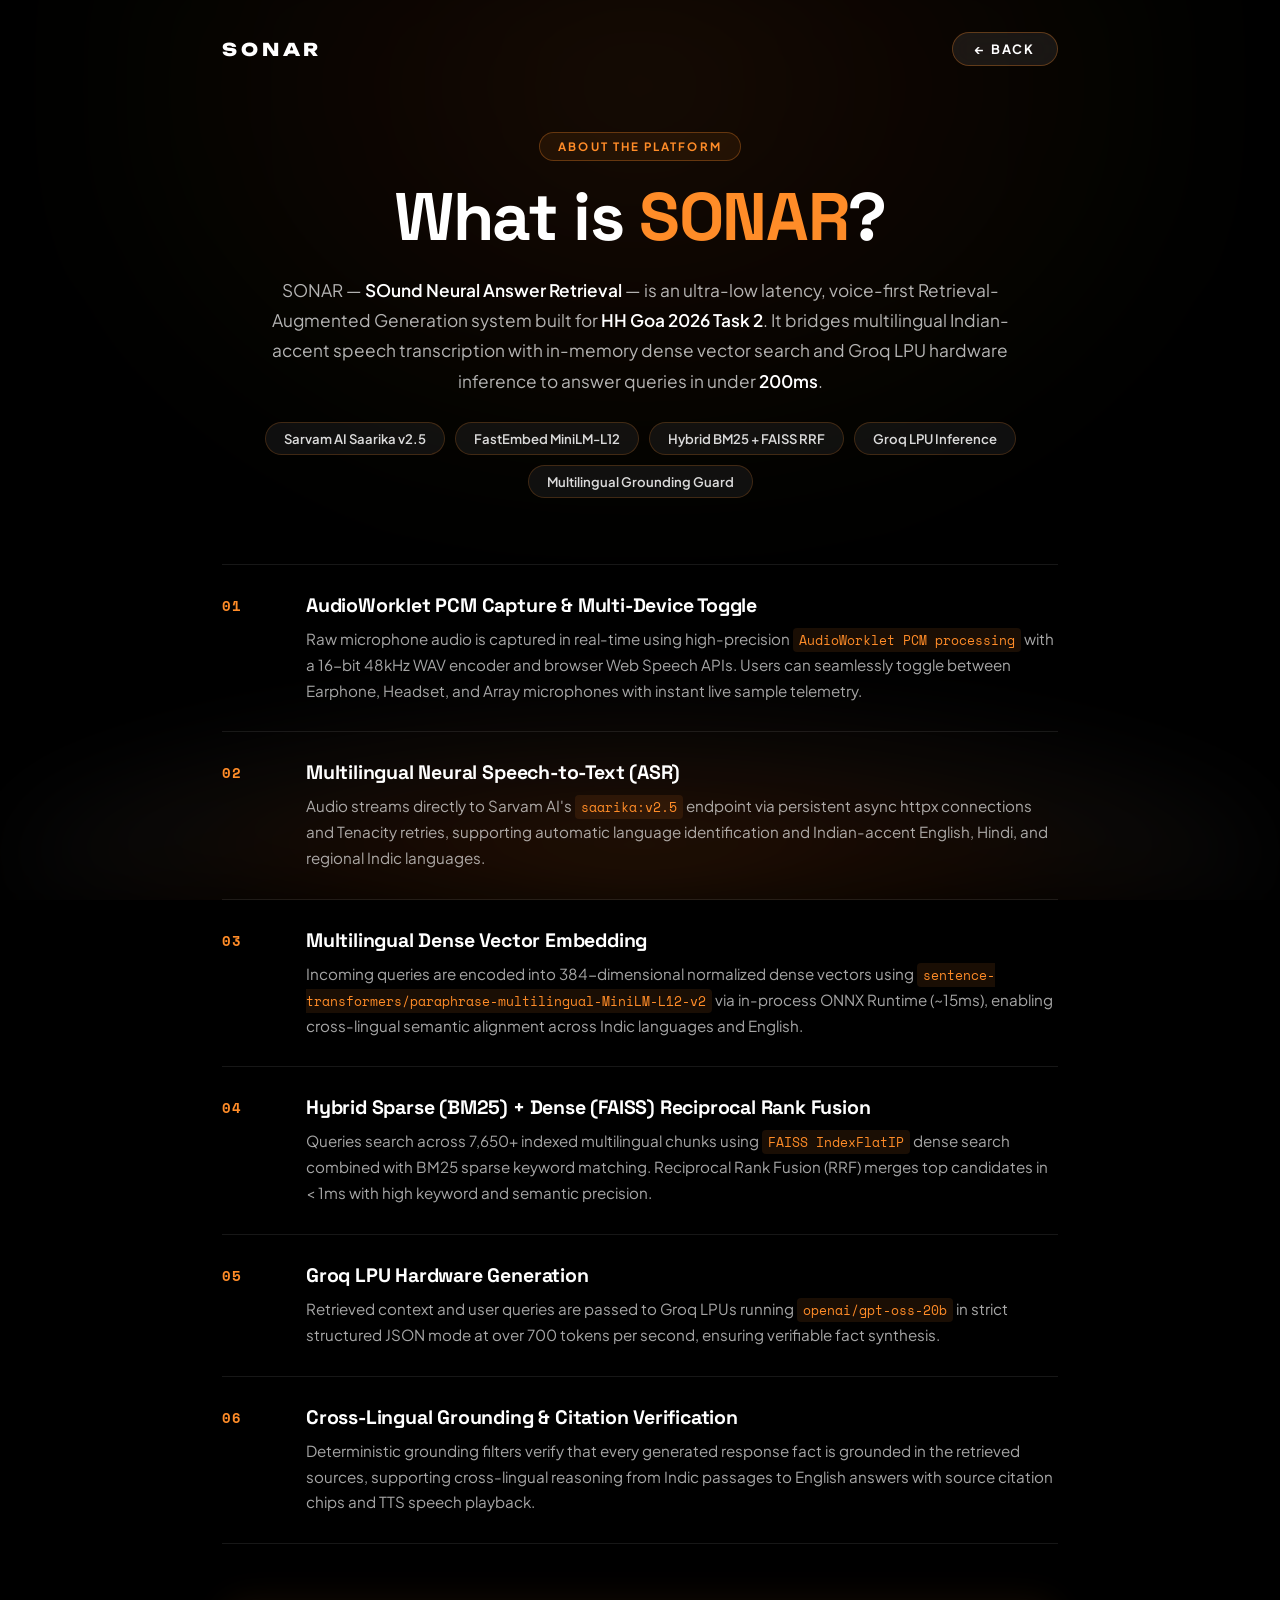
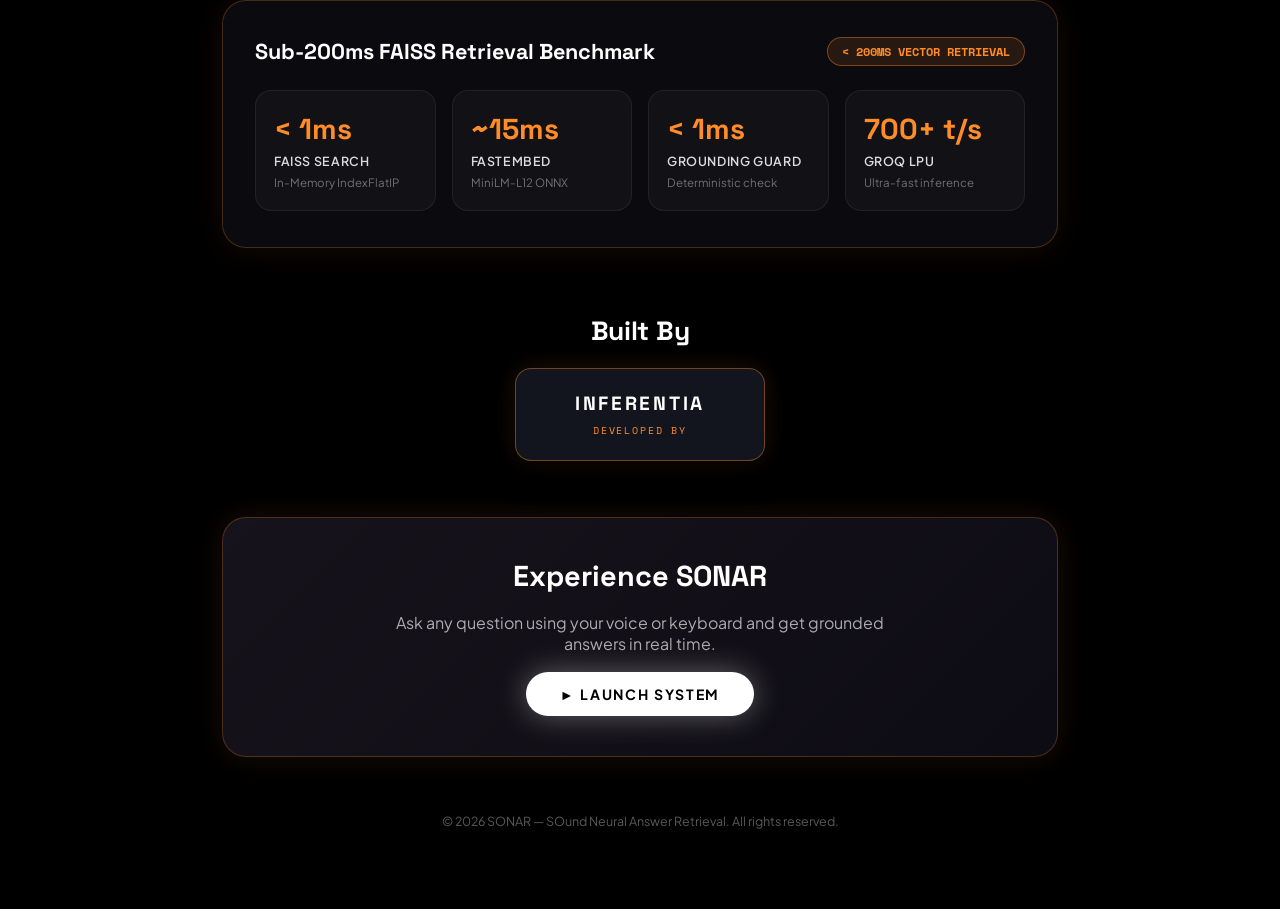
<file: frontend/about.html>
<!DOCTYPE html>
<html lang="en">
<head>
  <meta charset="UTF-8" />
  <meta name="viewport" content="width=device-width, initial-scale=1.0" />
  <title>ABOUT // SONAR</title>
  <meta name="theme-color" content="#000000" />
  <link rel="preconnect" href="https://fonts.googleapis.com" />
  <link rel="preconnect" href="https://fonts.gstatic.com" crossorigin />
  <link href="https://fonts.googleapis.com/css2?family=Plus+Jakarta+Sans:wght@400;500;600;700;800&family=Space+Grotesk:wght@500;700;900&family=Space+Mono:wght@400;700&family=Unbounded:wght@400;600;700;800;900&display=swap" rel="stylesheet" />
  <style>
    *, *::before, *::after { box-sizing: border-box; margin: 0; padding: 0; }

    html, body {
      min-height: 100%;
      background: #000000;
      color: #ffffff;
      font-family: 'Plus Jakarta Sans', sans-serif;
      overflow-x: hidden;
      -webkit-font-smoothing: antialiased;
    }

    /* Ambient Orange-Prism Aurora Lighting */
    .prism-background {
      position: fixed;
      inset: 0;
      pointer-events: none;
      z-index: 1;
      overflow: hidden;
    }

    .prism-ambient {
      position: absolute;
      top: -10%;
      left: 50%;
      transform: translateX(-50%);
      width: 85vw;
      max-width: 1200px;
      height: 65vh;
      background: radial-gradient(
        ellipse at 50% 30%,
        rgba(255, 140, 40, 0.09) 0%,
        rgba(255, 90, 20, 0.05) 35%,
        rgba(252, 238, 10, 0.02) 60%,
        transparent 80%
      );
      filter: blur(65px);
    }

    .prism-bottom-glow {
      position: absolute;
      bottom: 0;
      left: 50%;
      transform: translateX(-50%);
      width: 100vw;
      height: 35vh;
      background: radial-gradient(
        ellipse 70% 80% at 50% 100%,
        rgba(255, 140, 40, 0.22) 0%,
        rgba(255, 100, 20, 0.12) 35%,
        rgba(255, 255, 255, 0.04) 65%,
        transparent 85%
      );
      filter: blur(50px);
      opacity: 0.9;
    }

    .page-wrap {
      position: relative;
      z-index: 10;
      max-width: 900px;
      margin: 0 auto;
      padding: 32px 32px 80px;
      display: flex;
      flex-direction: column;
      gap: 56px;
    }

    /* Navbar */
    .navbar {
      display: flex;
      align-items: center;
      justify-content: space-between;
      width: 100%;
    }

    .brand-logo {
      font-family: 'Unbounded', sans-serif;
      font-weight: 800;
      font-size: 1.1rem;
      letter-spacing: 0.22em;
      color: #ffffff;
      text-decoration: none;
      text-transform: uppercase;
      transition: opacity 0.2s;
    }
    .brand-logo:hover { opacity: 0.8; }

    .back-btn {
      font-family: 'Plus Jakarta Sans', sans-serif;
      font-size: 0.8rem;
      font-weight: 700;
      letter-spacing: 0.14em;
      color: #ffffff;
      background: rgba(255, 255, 255, 0.08);
      border: 1px solid rgba(255, 140, 40, 0.3);
      border-radius: 999px;
      padding: 8px 22px;
      text-decoration: none;
      text-transform: uppercase;
      transition: all 0.25s;
      backdrop-filter: blur(12px);
      display: inline-flex;
      align-items: center;
      gap: 6px;
    }
    .back-btn:hover {
      background: #ff8c28;
      color: #000000;
      border-color: #ff8c28;
      box-shadow: 0 0 25px rgba(255, 140, 40, 0.5);
      transform: translateY(-1px);
    }

    /* Center Hero Header */
    .about-header {
      display: flex;
      flex-direction: column;
      align-items: center;
      text-align: center;
      gap: 20px;
      max-width: 760px;
      margin: 10px auto 0;
    }

    .tag-badge {
      font-family: 'Plus Jakarta Sans', sans-serif;
      font-size: 0.72rem;
      font-weight: 700;
      letter-spacing: 0.18em;
      color: #ff8c28;
      background: rgba(255, 140, 40, 0.08);
      border: 1px solid rgba(255, 140, 40, 0.3);
      border-radius: 999px;
      padding: 6px 18px;
      text-transform: uppercase;
    }

    .main-heading {
      font-family: 'Space Grotesk', sans-serif;
      font-weight: 900;
      font-size: clamp(2.8rem, 7vw, 4.2rem);
      letter-spacing: -0.02em;
      line-height: 1.1;
      color: #ffffff;
    }
    .accent-orange {
      color: #ff8c28;
    }

    .main-desc {
      font-size: 1.08rem;
      font-weight: 400;
      line-height: 1.75;
      color: rgba(255, 255, 255, 0.7);
    }
    .main-desc strong {
      color: #ffffff;
      font-weight: 600;
    }

    /* Chips Row */
    .chips-row {
      display: flex;
      justify-content: center;
      flex-wrap: wrap;
      gap: 10px;
      margin-top: 6px;
    }

    .chip-pill {
      font-family: 'Plus Jakarta Sans', sans-serif;
      font-size: 0.82rem;
      font-weight: 600;
      color: rgba(255, 255, 255, 0.85);
      background: rgba(255, 255, 255, 0.06);
      border: 1px solid rgba(255, 140, 40, 0.2);
      border-radius: 999px;
      padding: 7px 18px;
      transition: all 0.2s;
    }
    .chip-pill:hover {
      border-color: rgba(255, 140, 40, 0.5);
      color: #ff8c28;
    }

    /* ── Numbered Pipeline List Section ── */
    .pipeline-section {
      display: flex;
      flex-direction: column;
      gap: 0;
      margin-top: 10px;
    }

    .pipeline-row {
      display: grid;
      grid-template-columns: 60px 1fr;
      gap: 24px;
      padding: 28px 0;
      border-top: 1px solid rgba(255, 255, 255, 0.09);
      transition: background 0.2s;
    }
    .pipeline-row:last-child {
      border-bottom: 1px solid rgba(255, 255, 255, 0.09);
    }

    .step-number {
      font-family: 'Space Mono', monospace;
      font-size: 0.88rem;
      font-weight: 700;
      color: #ff8c28;
      letter-spacing: 0.05em;
      padding-top: 2px;
    }

    .step-body {
      display: flex;
      flex-direction: column;
      gap: 8px;
    }

    .step-title {
      font-family: 'Space Grotesk', sans-serif;
      font-size: 1.22rem;
      font-weight: 700;
      color: #ffffff;
      letter-spacing: -0.01em;
    }

    .step-desc {
      font-size: 0.95rem;
      line-height: 1.7;
      color: rgba(255, 255, 255, 0.65);
    }
    .step-desc code {
      font-family: 'Space Mono', monospace;
      font-size: 0.82rem;
      color: #ff8c28;
      background: rgba(255, 140, 40, 0.1);
      padding: 2px 6px;
      border-radius: 4px;
    }

    /* ── Performance & Benchmark Metrics ── */
    .metrics-section {
      background: rgba(18, 18, 26, 0.6);
      border: 1px solid rgba(255, 140, 40, 0.25);
      border-radius: 24px;
      padding: 36px 32px;
      display: flex;
      flex-direction: column;
      gap: 24px;
      backdrop-filter: blur(16px);
      box-shadow: 0 0 35px rgba(255, 140, 40, 0.08);
    }

    .metrics-header {
      display: flex;
      align-items: center;
      justify-content: space-between;
      flex-wrap: wrap;
      gap: 12px;
    }

    .metrics-title {
      font-family: 'Space Grotesk', sans-serif;
      font-size: 1.35rem;
      font-weight: 800;
      color: #ffffff;
    }

    .target-badge {
      font-family: 'Space Mono', monospace;
      font-size: 0.75rem;
      font-weight: 700;
      color: #ff8c28;
      background: rgba(255, 140, 40, 0.12);
      border: 1px solid rgba(255, 140, 40, 0.4);
      border-radius: 999px;
      padding: 5px 14px;
    }

    .metrics-grid {
      display: grid;
      grid-template-columns: repeat(auto-fit, minmax(180px, 1fr));
      gap: 16px;
    }

    .metric-card {
      background: rgba(255, 255, 255, 0.03);
      border: 1px solid rgba(255, 255, 255, 0.07);
      border-radius: 16px;
      padding: 20px 18px;
      display: flex;
      flex-direction: column;
      gap: 6px;
      transition: all 0.2s;
    }
    .metric-card:hover {
      border-color: rgba(255, 140, 40, 0.35);
      background: rgba(255, 140, 40, 0.04);
    }

    .metric-val {
      font-family: 'Space Grotesk', sans-serif;
      font-size: 1.8rem;
      font-weight: 800;
      color: #ffffff;
    }
    .metric-val.orange { color: #ff8c28; }

    .metric-label {
      font-size: 0.78rem;
      font-weight: 600;
      color: rgba(255, 255, 255, 0.85);
      text-transform: uppercase;
      letter-spacing: 0.05em;
    }

    .metric-sub {
      font-size: 0.72rem;
      color: rgba(255, 255, 255, 0.4);
    }

    /* ── Built By Inferentia Section ── */
    .built-by-section {
      display: flex;
      flex-direction: column;
      align-items: center;
      justify-content: center;
      text-align: center;
      gap: 20px;
      margin-top: 10px;
    }

    .built-by-title {
      font-family: 'Space Grotesk', sans-serif;
      font-size: 1.65rem;
      font-weight: 800;
      color: #ffffff;
      letter-spacing: -0.01em;
    }

    .inferentia-card {
      width: 100%;
      max-width: 250px;
      background: rgba(26, 28, 40, 0.75);
      border: 1.5px solid rgba(255, 140, 40, 0.4);
      border-radius: 16px;
      padding: 22px 26px;
      display: flex;
      flex-direction: column;
      align-items: center;
      justify-content: center;
      gap: 6px;
      box-shadow: 0 10px 30px rgba(0, 0, 0, 0.7), 0 0 25px rgba(255, 140, 40, 0.15);
      backdrop-filter: blur(14px);
      transition: all 0.25s;
    }
    .inferentia-card:hover {
      border-color: #ff8c28;
      transform: translateY(-3px);
      box-shadow: 0 15px 35px rgba(0, 0, 0, 0.85), 0 0 35px rgba(255, 140, 40, 0.4);
    }

    .inferentia-name {
      font-family: 'Space Grotesk', sans-serif;
      font-weight: 900;
      font-size: 1.2rem;
      letter-spacing: 0.14em;
      color: #ffffff;
      text-transform: uppercase;
    }

    .inferentia-sub {
      font-family: 'Space Mono', monospace;
      font-size: 0.65rem;
      letter-spacing: 0.18em;
      color: #ff8c28;
      text-transform: uppercase;
    }

    /* ── Bottom CTA ── */
    .cta-banner {
      background: linear-gradient(135deg, rgba(26, 22, 32, 0.85), rgba(14, 12, 20, 0.95));
      border: 1px solid rgba(255, 140, 40, 0.25);
      border-radius: 24px;
      padding: 40px;
      text-align: center;
      display: flex;
      flex-direction: column;
      align-items: center;
      gap: 18px;
      box-shadow: 0 0 30px rgba(255, 140, 40, 0.1);
    }

    .cta-btn {
      font-family: 'Plus Jakarta Sans', sans-serif;
      font-size: 0.88rem;
      font-weight: 700;
      letter-spacing: 0.12em;
      color: #000000;
      background: #ffffff;
      border: none;
      border-radius: 999px;
      padding: 13px 34px;
      text-decoration: none;
      text-transform: uppercase;
      box-shadow: 0 0 30px rgba(255, 255, 255, 0.35);
      transition: all 0.25s;
    }
    .cta-btn:hover {
      background: #ff8c28;
      box-shadow: 0 0 35px rgba(255, 140, 40, 0.7);
      transform: translateY(-2px);
    }

    .footer-text {
      text-align: center;
      font-size: 0.78rem;
      color: rgba(255, 255, 255, 0.35);
    }

    @media (max-width: 600px) {
      .page-wrap { padding: 20px; }
      .pipeline-row { grid-template-columns: 40px 1fr; gap: 16px; }
      .main-heading { font-size: 2.2rem; }
    }
  </style>
</head>
<body>

  <!-- Ambient Orange-Prism Lighting -->
  <div class="prism-background" aria-hidden="true">
    <div class="prism-ambient"></div>
    <div class="prism-bottom-glow"></div>
  </div>

  <div class="page-wrap">

    <!-- Navbar -->
    <header class="navbar">
      <a href="landing.html" class="brand-logo">SONAR</a>
      <a href="landing.html" class="back-btn">&larr; BACK</a>
    </header>

    <!-- Header Section -->
    <section class="about-header">
      <div class="tag-badge">ABOUT THE PLATFORM</div>
      <h1 class="main-heading">What is <span class="accent-orange">SONAR</span>?</h1>
      <p class="main-desc">
        SONAR &mdash; <strong>SOund Neural Answer Retrieval</strong> &mdash; is an ultra-low latency, voice-first Retrieval-Augmented Generation system built for <strong>HH Goa 2026 Task 2</strong>. It bridges multilingual Indian-accent speech transcription with in-memory dense vector search and Groq LPU hardware inference to answer queries in under <strong class="accent-orange">200ms</strong>.
      </p>

      <div class="chips-row">
        <span class="chip-pill">Sarvam AI Saarika v2.5</span>
        <span class="chip-pill">FastEmbed MiniLM-L12</span>
        <span class="chip-pill">Hybrid BM25 + FAISS RRF</span>
        <span class="chip-pill">Groq LPU Inference</span>
        <span class="chip-pill">Multilingual Grounding Guard</span>
      </div>
    </section>

    <!-- Detailed Numbered Architecture Steps (01-06) -->
    <section class="pipeline-section">

      <div class="pipeline-row">
        <div class="step-number">01</div>
        <div class="step-body">
          <h3 class="step-title">AudioWorklet PCM Capture &amp; Multi-Device Toggle</h3>
          <p class="step-desc">
            Raw microphone audio is captured in real-time using high-precision <code>AudioWorklet PCM processing</code> with a 16-bit 48kHz WAV encoder and browser Web Speech APIs. Users can seamlessly toggle between Earphone, Headset, and Array microphones with instant live sample telemetry.
          </p>
        </div>
      </div>

      <div class="pipeline-row">
        <div class="step-number">02</div>
        <div class="step-body">
          <h3 class="step-title">Multilingual Neural Speech-to-Text (ASR)</h3>
          <p class="step-desc">
            Audio streams directly to Sarvam AI's <code>saarika:v2.5</code> endpoint via persistent async httpx connections and Tenacity retries, supporting automatic language identification and Indian-accent English, Hindi, and regional Indic languages.
          </p>
        </div>
      </div>

      <div class="pipeline-row">
        <div class="step-number">03</div>
        <div class="step-body">
          <h3 class="step-title">Multilingual Dense Vector Embedding</h3>
          <p class="step-desc">
            Incoming queries are encoded into 384-dimensional normalized dense vectors using <code>sentence-transformers/paraphrase-multilingual-MiniLM-L12-v2</code> via in-process ONNX Runtime (~15ms), enabling cross-lingual semantic alignment across Indic languages and English.
          </p>
        </div>
      </div>

      <div class="pipeline-row">
        <div class="step-number">04</div>
        <div class="step-body">
          <h3 class="step-title">Hybrid Sparse (BM25) + Dense (FAISS) Reciprocal Rank Fusion</h3>
          <p class="step-desc">
            Queries search across 7,650+ indexed multilingual chunks using <code>FAISS IndexFlatIP</code> dense search combined with BM25 sparse keyword matching. Reciprocal Rank Fusion (RRF) merges top candidates in &lt; 1ms with high keyword and semantic precision.
          </p>
        </div>
      </div>

      <div class="pipeline-row">
        <div class="step-number">05</div>
        <div class="step-body">
          <h3 class="step-title">Groq LPU Hardware Generation</h3>
          <p class="step-desc">
            Retrieved context and user queries are passed to Groq LPUs running <code>openai/gpt-oss-20b</code> in strict structured JSON mode at over 700 tokens per second, ensuring verifiable fact synthesis.
          </p>
        </div>
      </div>

      <div class="pipeline-row">
        <div class="step-number">06</div>
        <div class="step-body">
          <h3 class="step-title">Cross-Lingual Grounding &amp; Citation Verification</h3>
          <p class="step-desc">
            Deterministic grounding filters verify that every generated response fact is grounded in the retrieved sources, supporting cross-lingual reasoning from Indic passages to English answers with source citation chips and TTS speech playback.
          </p>
        </div>
      </div>

    </section>

    <!-- Latency Budget & Benchmarks -->
    <section class="metrics-section">
      <div class="metrics-header">
        <h2 class="metrics-title">Sub-200ms FAISS Retrieval Benchmark</h2>
        <span class="target-badge">&lt; 200MS VECTOR RETRIEVAL</span>
      </div>

      <div class="metrics-grid">
        <div class="metric-card">
          <span class="metric-val orange">&lt; 1ms</span>
          <span class="metric-label">FAISS Search</span>
          <span class="metric-sub">In-Memory IndexFlatIP</span>
        </div>
        <div class="metric-card">
          <span class="metric-val orange">~15ms</span>
          <span class="metric-label">FastEmbed</span>
          <span class="metric-sub">MiniLM-L12 ONNX</span>
        </div>
        <div class="metric-card">
          <span class="metric-val orange">&lt; 1ms</span>
          <span class="metric-label">Grounding Guard</span>
          <span class="metric-sub">Deterministic check</span>
        </div>
        <div class="metric-card">
          <span class="metric-val orange">700+ t/s</span>
          <span class="metric-label">Groq LPU</span>
          <span class="metric-sub">Ultra-fast inference</span>
        </div>
      </div>
    </section>

    <!-- Built By Inferentia -->
    <section class="built-by-section">
      <h2 class="built-by-title">Built By</h2>

      <div class="inferentia-card">
        <span class="inferentia-name">INFERENTIA</span>
        <span class="inferentia-sub">DEVELOPED BY</span>
      </div>
    </section>

    <!-- Launch App Banner -->
    <div class="cta-banner">
      <h2 style="font-family: 'Space Grotesk', sans-serif; font-size: 1.8rem; font-weight: 800;">Experience SONAR</h2>
      <p style="color: rgba(255, 255, 255, 0.65); max-width: 500px;">Ask any question using your voice or keyboard and get grounded answers in real time.</p>
      <a href="/app" class="cta-btn">&#9658; LAUNCH SYSTEM</a>
    </div>

    <!-- Footer -->
    <footer class="footer-text">
      &copy; 2026 SONAR &mdash; SOund Neural Answer Retrieval. All rights reserved.
    </footer>

  </div>

</body>
</html>
</file>
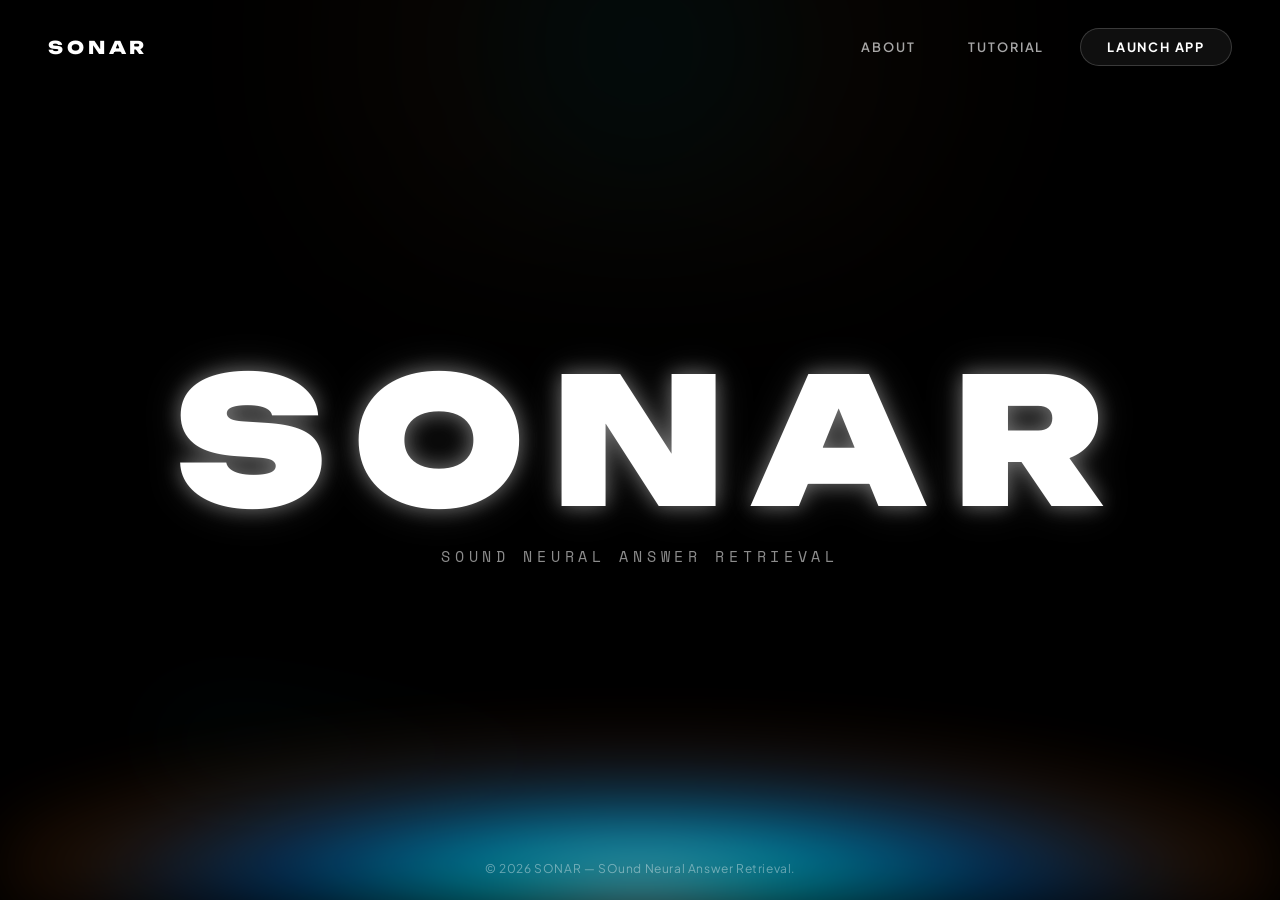
<file: frontend/landing.html>
<!DOCTYPE html>
<html lang="en">
<head>
  <meta charset="UTF-8" />
  <meta name="viewport" content="width=device-width, initial-scale=1.0" />
  <title>SONAR — SOund Neural Answer Retrieval</title>
  <meta name="description" content="SONAR: SOund Neural Answer Retrieval. Voice-enabled RAG with MSMARCO-XI, Sarvam AI, FAISS, and Groq LLM." />
  <meta name="theme-color" content="#000000" />
  <link rel="preconnect" href="https://fonts.googleapis.com" />
  <link rel="preconnect" href="https://fonts.gstatic.com" crossorigin />
  <link href="https://fonts.googleapis.com/css2?family=Plus+Jakarta+Sans:wght@400;500;600;700;800&family=Space+Grotesk:wght@500;700;900&family=Space+Mono:wght@400;700&family=Unbounded:wght@400;600;700;800;900&display=swap" rel="stylesheet" />
  <style>
    *, *::before, *::after { box-sizing: border-box; margin: 0; padding: 0; }

    html, body {
      height: 100%; width: 100%;
      overflow: hidden;
      background: #000000;
      color: #ffffff;
      font-family: 'Plus Jakarta Sans', sans-serif;
      -webkit-font-smoothing: antialiased;
      scroll-behavior: smooth;
      text-rendering: optimizeLegibility;
    }

    /* ── Volumetric Prism Lighting ── */
    .prism-background {
      position: fixed;
      inset: 0;
      pointer-events: none;
      z-index: 1;
      overflow: hidden;
    }

    .prism-cone {
      position: absolute;
      top: 15%;
      left: 50%;
      transform: translateX(-50%);
      width: 75vw;
      max-width: 1050px;
      height: 70vh;
      background: conic-gradient(
        from 180deg at 50% 100%,
        rgba(0, 240, 255, 0) 0deg,
        rgba(0, 180, 255, 0.08) 25deg,
        rgba(255, 120, 30, 0.06) 45deg,
        rgba(252, 238, 10, 0.05) 55deg,
        rgba(5, 255, 161, 0.08) 70deg,
        rgba(0, 240, 255, 0.12) 85deg,
        rgba(0, 240, 255, 0) 100deg
      );
      filter: blur(55px);
      opacity: 0.85;
      animation: cone-pulse 8s ease-in-out infinite alternate;
    }

    .prism-horizon {
      position: absolute;
      bottom: 0;
      left: 50%;
      transform: translateX(-50%);
      width: 100vw;
      height: 28vh;
      background: radial-gradient(
        ellipse 70% 80% at 50% 100%,
        rgba(255, 255, 255, 0.85) 0%,
        rgba(0, 240, 255, 0.8) 18%,
        rgba(0, 130, 255, 0.45) 42%,
        rgba(255, 120, 30, 0.15) 65%,
        transparent 85%
      );
      filter: blur(35px);
      opacity: 0.95;
    }

    .prism-ambient {
      position: absolute;
      top: -20%;
      left: 50%;
      transform: translateX(-50%);
      width: 80vw;
      height: 50vh;
      background: radial-gradient(circle, rgba(0, 240, 255, 0.06) 0%, rgba(255, 120, 30, 0.03) 40%, transparent 70%);
      filter: blur(70px);
    }

    @keyframes cone-pulse {
      0% { opacity: 0.75; transform: translateX(-50%) scale(0.96); }
      100% { opacity: 1; transform: translateX(-50%) scale(1.04); }
    }

    /* ── App Shell ── */
    .page-container {
      position: relative;
      z-index: 10;
      height: 100%;
      display: flex;
      flex-direction: column;
      justify-content: space-between;
      padding: 28px 48px 24px;
    }

    /* ── Top Header Navigation ── */
    .navbar {
      display: flex;
      align-items: center;
      justify-content: space-between;
      width: 100%;
      max-width: 1300px;
      margin: 0 auto;
    }

    .brand-logo {
      font-family: 'Unbounded', sans-serif;
      font-weight: 800;
      font-size: 1.1rem;
      letter-spacing: 0.22em;
      color: #ffffff;
      text-decoration: none;
      text-transform: uppercase;
      transition: transform 0.25s cubic-bezier(0.2, 0, 0.2, 1), text-shadow 0.3s ease, color 0.3s ease;
      display: inline-block;
    }
    .brand-logo:hover {
      color: #ffffff;
      text-shadow: 0 0 10px #ff2a6d, 0 0 25px rgba(255, 42, 109, 0.85);
      transform: translateY(-1px);
    }

    .nav-actions {
      display: flex;
      align-items: center;
      gap: 20px;
    }

    /* Magnetic Item Wrap */
    .magnetic-item {
      position: relative;
      display: inline-flex;
      align-items: center;
      justify-content: center;
      transition: transform 0.25s cubic-bezier(0.25, 1, 0.5, 1);
      will-change: transform;
    }

    .nav-link {
      font-family: 'Plus Jakarta Sans', sans-serif;
      font-size: 0.8rem;
      font-weight: 600;
      letter-spacing: 0.15em;
      color: rgba(255, 255, 255, 0.65);
      text-decoration: none;
      text-transform: uppercase;
      transition: color 0.25s, transform 0.25s cubic-bezier(0.25, 1, 0.5, 1);
      background: none;
      border: none;
      cursor: pointer;
      padding: 8px 16px;
      border-radius: 999px;
      position: relative;
      overflow: hidden;
    }
    .nav-link::before {
      content: '';
      position: absolute;
      inset: 0;
      border-radius: 999px;
      padding: 1px;
      background: radial-gradient(
        70px circle at var(--mouse-x, 50%) var(--mouse-y, 50%),
        rgba(255, 140, 40, 0.55),
        transparent 70%
      );
      -webkit-mask: linear-gradient(#fff 0 0) content-box, linear-gradient(#fff 0 0);
      -webkit-mask-composite: xor;
      mask-composite: exclude;
      opacity: 0;
      transition: opacity 0.3s;
      pointer-events: none;
    }
    .nav-link:hover {
      color: #ffffff;
    }
    .nav-link:hover::before {
      opacity: 1;
    }

    .nav-pill-btn {
      position: relative;
      font-family: 'Plus Jakarta Sans', sans-serif;
      font-size: 0.8rem;
      font-weight: 700;
      letter-spacing: 0.14em;
      color: #ffffff;
      background: rgba(255, 255, 255, 0.06);
      border: 1px solid rgba(255, 255, 255, 0.18);
      border-radius: 999px;
      padding: 10px 26px;
      text-decoration: none;
      text-transform: uppercase;
      transition: all 0.3s cubic-bezier(0.25, 1, 0.5, 1);
      backdrop-filter: blur(12px);
      overflow: hidden;
      display: inline-flex;
      align-items: center;
      justify-content: center;
    }
    .nav-pill-btn::before {
      content: '';
      position: absolute;
      inset: -1px;
      border-radius: 999px;
      padding: 1.5px;
      background: radial-gradient(
        100px circle at var(--mouse-x, 50%) var(--mouse-y, 50%),
        rgba(255, 140, 40, 0.9),
        rgba(0, 240, 255, 0.4) 40%,
        transparent 75%
      );
      -webkit-mask: linear-gradient(#fff 0 0) content-box, linear-gradient(#fff 0 0);
      -webkit-mask-composite: xor;
      mask-composite: exclude;
      opacity: 0;
      transition: opacity 0.3s;
      pointer-events: none;
    }
    .nav-pill-btn:hover {
      background: rgba(255, 255, 255, 0.12);
      color: #ffffff;
      box-shadow: 0 0 30px rgba(255, 140, 40, 0.35), 0 0 60px rgba(0, 240, 255, 0.15);
      border-color: rgba(255, 140, 40, 0.4);
    }
    .nav-pill-btn:hover::before {
      opacity: 1;
    }

    /* ── Center Hero ── */
    .hero-center {
      display: flex;
      flex-direction: column;
      align-items: center;
      justify-content: center;
      text-align: center;
      margin: auto 0;
      user-select: none;
      position: relative;
      z-index: 50;
      pointer-events: auto;
      transition: transform 0.6s cubic-bezier(0.16, 1, 0.3, 1);
    }

    .hero-orb-stage {
      display: flex;
      flex-direction: column;
      align-items: center;
      justify-content: center;
      position: absolute;
      top: 50%;
      left: 50%;
      transform: translate(-50%, -50%) scale(0.3);
      opacity: 0;
      visibility: hidden;
      filter: blur(16px);
      transition: opacity 0.5s cubic-bezier(0.16, 1, 0.3, 1),
                  transform 0.7s cubic-bezier(0.16, 1, 0.3, 1),
                  filter 0.5s cubic-bezier(0.16, 1, 0.3, 1),
                  visibility 0.5s;
      z-index: 100;
      pointer-events: none;
    }

    .hero-center.launching .hero-title {
      opacity: 0;
      transform: scale(1.15) translateY(-10px);
      filter: blur(14px);
      pointer-events: none;
      transition: all 0.5s cubic-bezier(0.16, 1, 0.3, 1);
    }

    .hero-center.launching .hero-subtitle {
      opacity: 0;
      transform: translateY(15px);
      filter: blur(8px);
      transition: all 0.4s ease;
    }

    .hero-center.launching .hero-orb-stage {
      opacity: 1;
      visibility: visible;
      transform: translate(-50%, -50%) scale(1);
      filter: blur(0);
    }

    .orb-aura-glow {
      position: absolute;
      width: 330px;
      height: 330px;
      border-radius: 50%;
      background: radial-gradient(circle, rgba(255, 255, 255, 0.06) 0%, rgba(255, 255, 255, 0.02) 55%, transparent 75%);
      filter: blur(38px);
      animation: aura-expand 2.5s ease-in-out infinite alternate;
      pointer-events: none;
    }

    @keyframes aura-expand {
      0% { transform: scale(0.9); opacity: 0.5; }
      100% { transform: scale(1.12); opacity: 0.85; }
    }

    .hero-orb-canvas {
      width: 340px;
      height: 340px;
      position: relative;
      z-index: 2;
    }

    .orb-launch-status {
      display: flex;
      align-items: center;
      gap: 10px;
      margin-top: 16px;
      padding: 7px 22px;
      background: rgba(8, 10, 18, 0.92);
      border: 1px solid rgba(255, 255, 255, 0.1);
      border-radius: 999px;
      backdrop-filter: blur(20px);
      box-shadow: 0 12px 32px rgba(0, 0, 0, 0.95);
    }

    .orb-status-dot {
      width: 6px;
      height: 6px;
      border-radius: 50%;
      background: rgba(255, 255, 255, 0.85);
      box-shadow: 0 0 6px rgba(255, 255, 255, 0.5);
      animation: blink 1.2s infinite;
    }

    .orb-status-label {
      font-family: 'Space Mono', monospace;
      font-size: 0.7rem;
      letter-spacing: 0.18em;
      color: rgba(255, 255, 255, 0.65);
      text-transform: uppercase;
      font-weight: 400;
    }

    /* Full-screen smooth exit transition overlay */
    .page-exit-overlay {
      position: fixed;
      inset: 0;
      background: #000000;
      opacity: 0;
      pointer-events: none;
      z-index: 9999;
      transition: opacity 0.85s cubic-bezier(0.16, 1, 0.3, 1);
    }
    .page-exit-overlay.active {
      opacity: 1;
      pointer-events: auto;
    }

    /* ══════════════════════════════════════════
       TELEMETRY BORDER OVERLAY
    ══════════════════════════════════════════ */
    .cyber-border-stream {
      position: fixed;
      inset: 0;
      pointer-events: none;
      z-index: 120;
      opacity: 0;
      visibility: hidden;
      transition: opacity 0.8s ease, visibility 0.8s;
      overflow: hidden;
    }

    body.launching-active .cyber-border-stream {
      opacity: 1;
      visibility: visible;
    }

    .border-rail {
      position: absolute;
      font-family: 'Space Mono', monospace;
      font-size: 0.62rem;
      letter-spacing: 0.2em;
      white-space: nowrap;
      text-transform: uppercase;
      user-select: none;
      opacity: 0.3;
      color: rgba(255, 255, 255, 0.7);
    }

    .rail-top {
      top: 14px;
      left: 0;
      width: 200%;
      animation: marquee-left 18s linear infinite;
    }

    .rail-bottom {
      bottom: 14px;
      left: 0;
      width: 200%;
      animation: marquee-right 18s linear infinite;
    }

    .rail-left {
      top: 0;
      left: 14px;
      writing-mode: vertical-rl;
      height: 200%;
      animation: marquee-up 22s linear infinite;
    }

    .rail-right {
      top: 0;
      right: 14px;
      writing-mode: vertical-rl;
      height: 200%;
      animation: marquee-down 22s linear infinite;
    }

    @keyframes marquee-left {
      0% { transform: translateX(0); }
      100% { transform: translateX(-50%); }
    }

    @keyframes marquee-right {
      0% { transform: translateX(-50%); }
      100% { transform: translateX(0); }
    }

    @keyframes marquee-up {
      0% { transform: translateY(0); }
      100% { transform: translateY(-50%); }
    }

    @keyframes marquee-down {
      0% { transform: translateY(-50%); }
      100% { transform: translateY(0); }
    }

    /* Peripheral status badges */
    .buff-floating-container {
      position: absolute;
      inset: 0;
      pointer-events: none;
    }

    .buff-badge {
      position: absolute;
      font-family: 'Space Mono', monospace;
      font-size: 0.67rem;
      font-weight: 400;
      letter-spacing: 0.14em;
      padding: 6px 14px;
      border-radius: 4px;
      backdrop-filter: blur(20px);
      white-space: nowrap;
      text-transform: uppercase;
      z-index: 130;
      animation: buff-pop-in 0.6s cubic-bezier(0.16, 1, 0.3, 1) forwards;
      color: rgba(255, 255, 255, 0.45);
      background: rgba(12, 14, 22, 0.85);
      border: 1px solid rgba(255, 255, 255, 0.08);
      box-shadow: 0 4px 16px rgba(0, 0, 0, 0.7);
    }

    .buff-badge.cyan {
      color: rgba(200, 240, 255, 0.55);
      border-color: rgba(200, 240, 255, 0.12);
    }

    .buff-badge.orange {
      color: rgba(255, 200, 140, 0.55);
      border-color: rgba(255, 200, 140, 0.12);
    }

    @keyframes buff-pop-in {
      0% {
        opacity: 0;
        transform: translateY(6px);
      }
      100% {
        opacity: 1;
        transform: translateY(0);
      }
    }

    .hero-title {
      font-family: 'Unbounded', sans-serif;
      font-weight: 900;
      font-size: clamp(4.2rem, 14.5vw, 11rem);
      line-height: 1;
      color: #ffffff;
      text-transform: uppercase;
      margin: 0;
      cursor: pointer;
      display: inline-flex;
      align-items: center;
      justify-content: center;
      gap: clamp(0.06em, 1.4vw, 0.12em);
      user-select: none;
      position: relative;
      z-index: 60;
      pointer-events: auto;
    }

    .hero-letter {
      display: inline-block;
      color: #ffffff;
      text-shadow: 0 0 20px rgba(255, 255, 255, 0.4), 0 0 40px rgba(255, 255, 255, 0.15);
      cursor: pointer;
      position: relative;
      z-index: 60;
      pointer-events: auto;
      padding: 0 4px;
      transition: color 0.3s cubic-bezier(0.16, 1, 0.3, 1),
                  text-shadow 0.35s cubic-bezier(0.16, 1, 0.3, 1),
                  transform 0.35s cubic-bezier(0.16, 1, 0.3, 1),
                  filter 0.35s cubic-bezier(0.16, 1, 0.3, 1);
    }

    /* When hovering anywhere over the title, all letters get cyberpunk pink neon */
    .hero-title:hover .hero-letter {
      color: #ffffff;
      text-shadow:
        0 0 10px #ff2a6d,
        0 0 25px rgba(255, 42, 109, 0.95),
        0 0 50px rgba(255, 42, 109, 0.85),
        0 0 90px rgba(255, 0, 128, 0.65),
        0 0 140px rgba(255, 0, 128, 0.4);
    }

    /* When hovering over each specific letter, give it a prominent lift, pulse, and intense flare */
    .hero-title .hero-letter:hover {
      transform: translateY(-4px) scale(1.06);
      text-shadow:
        0 0 15px #ff2a6d,
        0 0 35px rgba(255, 42, 109, 1),
        0 0 70px rgba(255, 42, 109, 0.95),
        0 0 110px rgba(255, 0, 128, 0.85),
        0 0 160px rgba(255, 0, 128, 0.6);
      filter: drop-shadow(0 0 35px rgba(255, 42, 109, 0.9));
      animation: letter-pink-pulse 1.6s ease-in-out infinite alternate;
      z-index: 5;
    }

    @keyframes letter-pink-pulse {
      0% {
        filter: drop-shadow(0 0 25px rgba(255, 42, 109, 0.7));
      }
      100% {
        filter: drop-shadow(0 0 50px rgba(255, 42, 109, 1));
      }
    }

    .hero-subtitle {
      font-family: 'Space Mono', monospace;
      font-size: clamp(0.7rem, 1.4vw, 0.92rem);
      font-weight: 400;
      letter-spacing: 0.32em;
      color: rgba(255, 255, 255, 0.55);
      text-transform: uppercase;
      margin-top: 18px;
    }

    .island-trigger-wrap {
      margin-top: 28px;
    }

    .floating-island-btn {
      display: inline-flex;
      align-items: center;
      gap: 10px;
      padding: 11px 26px;
      background: rgba(20, 20, 30, 0.8);
      border: 1px solid rgba(255, 140, 40, 0.5);
      border-radius: 999px;
      color: #ffffff;
      font-size: 0.82rem;
      font-weight: 700;
      letter-spacing: 0.08em;
      cursor: pointer;
      backdrop-filter: blur(16px);
      box-shadow: 0 10px 30px rgba(0, 0, 0, 0.8), 0 0 25px rgba(255, 120, 30, 0.3);
      transition: all 0.25s;
    }
    .floating-island-btn:hover {
      background: rgba(30, 30, 45, 0.95);
      border-color: #ff8c28;
      box-shadow: 0 12px 35px rgba(0, 0, 0, 0.9), 0 0 35px rgba(255, 140, 40, 0.55);
      transform: translateY(-2px);
    }
    .island-dot {
      width: 7px; height: 7px;
      border-radius: 50%;
      background: #ff8c28;
      box-shadow: 0 0 8px #ff8c28;
      animation: blink 2s infinite;
    }
    @keyframes blink { 0%, 100% { opacity: 1; } 50% { opacity: 0.3; } }

    /* ── Footer ── */
    .footer {
      width: 100%;
      text-align: center;
      padding-top: 8px;
    }

    .footer-text {
      font-family: 'Plus Jakarta Sans', sans-serif;
      font-size: 0.75rem;
      font-weight: 400;
      color: rgba(255, 255, 255, 0.4);
      letter-spacing: 0.05em;
    }

    /* ══════════════════════════════════════════
       ORANGE-BORDERED PRISM TUTORIAL TOUR MODAL
    ══════════════════════════════════════════ */
    .tour-modal-backdrop {
      position: fixed;
      inset: 0;
      z-index: 500;
      background: rgba(0, 0, 0, 0.82);
      backdrop-filter: blur(16px);
      display: flex;
      align-items: center;
      justify-content: center;
      padding: 24px;
      opacity: 0;
      visibility: hidden;
      pointer-events: none;
      transition: opacity 0.35s cubic-bezier(0.16, 1, 0.3, 1), visibility 0.35s;
    }
    .tour-modal-backdrop.active {
      opacity: 1;
      visibility: visible;
      pointer-events: auto;
    }
    .tour-modal-backdrop:not(.active) * {
      pointer-events: none !important;
    }

    /* Orange glowing card with entrance animation */
    .tour-card {
      width: 100%;
      max-width: 820px;
      min-height: 480px;
      background: #0d0f1a;
      border: 1.5px solid #ff7a18;
      border-radius: 24px;
      padding: 28px 32px;
      box-shadow:
        0 25px 70px rgba(0, 0, 0, 0.95),
        0 0 50px rgba(255, 122, 24, 0.35),
        inset 0 0 2px rgba(255, 180, 80, 0.3);
      display: flex;
      flex-direction: column;
      justify-content: space-between;
      transform: scale(0.92) translateY(18px);
      filter: blur(3px);
      transition: all 0.4s cubic-bezier(0.16, 1, 0.3, 1);
      position: relative;
    }
    .tour-modal-backdrop.active .tour-card {
      transform: scale(1) translateY(0);
      filter: blur(0);
    }

    /* Top Tour Header */
    .tour-top-header {
      display: flex;
      align-items: center;
      justify-content: space-between;
      padding-bottom: 20px;
      border-bottom: 1px solid rgba(255, 255, 255, 0.07);
    }

    .tour-brand-group {
      display: flex;
      align-items: center;
      gap: 12px;
    }
    .tour-logo {
      font-family: 'Unbounded', sans-serif;
      font-weight: 800;
      font-size: 1.05rem;
      letter-spacing: 0.18em;
      color: #ffffff;
    }
    .tour-pipe { color: rgba(255, 255, 255, 0.25); }
    .tour-category {
      font-family: 'Space Mono', monospace;
      font-size: 0.72rem;
      letter-spacing: 0.15em;
      color: #ff8c28;
      text-transform: uppercase;
    }

    .tour-top-right {
      display: flex;
      align-items: center;
      gap: 16px;
    }

    .top-progress-dots {
      display: flex;
      align-items: center;
      gap: 5px;
    }
    .top-mini-dot {
      width: 4px; height: 4px;
      border-radius: 50%;
      background: rgba(255, 255, 255, 0.2);
      transition: all 0.35s cubic-bezier(0.16, 1, 0.3, 1);
    }
    .top-mini-dot.active {
      width: 18px;
      border-radius: 999px;
      background: #5b6df5;
      box-shadow: 0 0 8px rgba(91, 109, 245, 0.7);
    }

    .tour-close-btn {
      width: 32px; height: 32px;
      border-radius: 50%;
      background: rgba(255, 255, 255, 0.06);
      border: 1px solid rgba(255, 255, 255, 0.15);
      color: rgba(255, 255, 255, 0.7);
      display: flex;
      align-items: center;
      justify-content: center;
      font-size: 0.9rem;
      cursor: pointer;
      transition: all 0.2s;
    }
    .tour-close-btn:hover {
      background: rgba(255, 255, 255, 0.2);
      color: #ffffff;
      transform: scale(1.05);
    }

    /* ── Smooth Sliding 2-Column Stage ── */
    .tour-viewport {
      position: relative;
      margin: 18px 0;
      min-height: 290px;
      overflow: hidden;
    }

    .tour-body-grid {
      display: grid;
      grid-template-columns: 1.15fr 0.95fr;
      gap: 36px;
      align-items: center;
      position: absolute;
      inset: 0;
      width: 100%;
      height: 100%;
      opacity: 0;
      transform: translateX(45px) scale(0.98);
      pointer-events: none;
      transition: opacity 0.42s cubic-bezier(0.16, 1, 0.3, 1),
                  transform 0.42s cubic-bezier(0.16, 1, 0.3, 1);
    }
    .tour-body-grid.active {
      position: relative;
      opacity: 1;
      transform: translateX(0) scale(1);
      pointer-events: auto;
    }
    .tour-body-grid.passed {
      opacity: 0;
      transform: translateX(-45px) scale(0.98);
    }

    /* Left Column */
    .tour-left-col {
      display: flex;
      flex-direction: column;
      gap: 14px;
    }

    .tour-tag-pill {
      font-family: 'Space Mono', monospace;
      font-size: 0.68rem;
      font-weight: 700;
      letter-spacing: 0.15em;
      color: #ff8c28;
      background: rgba(255, 140, 40, 0.1);
      border: 1px solid rgba(255, 140, 40, 0.35);
      border-radius: 999px;
      padding: 4px 14px;
      display: inline-flex;
      align-items: center;
      gap: 6px;
      width: fit-content;
      text-transform: uppercase;
    }

    .tour-heading {
      font-family: 'Space Grotesk', sans-serif;
      font-weight: 800;
      font-size: 1.85rem;
      color: #ffffff;
      line-height: 1.2;
      letter-spacing: -0.01em;
    }
    .text-orange {
      color: #ff8c28;
    }

    .tour-subheading {
      font-size: 0.88rem;
      font-weight: 600;
      color: #6375ff;
      margin-top: -6px;
    }
    .tour-subheading.green { color: #05ffa1; }
    .tour-subheading.cyan  { color: #00f0ff; }

    .tour-desc {
      font-size: 0.92rem;
      line-height: 1.65;
      color: rgba(255, 255, 255, 0.65);
    }
    .tour-desc code {
      font-family: 'Space Mono', monospace;
      font-size: 0.82rem;
      color: #ff8c28;
      background: rgba(255, 140, 40, 0.1);
      padding: 2px 6px;
      border-radius: 4px;
    }

    .tour-step-counter {
      font-family: 'Space Mono', monospace;
      font-size: 0.75rem;
      color: rgba(255, 255, 255, 0.35);
      letter-spacing: 0.1em;
      margin-top: 4px;
    }

    /* Right Column (Visual Mockup Box) */
    .tour-right-col {
      background: rgba(18, 20, 32, 0.85);
      border: 1px solid rgba(255, 255, 255, 0.08);
      border-radius: 18px;
      padding: 28px 24px;
      display: flex;
      flex-direction: column;
      align-items: center;
      justify-content: center;
      min-height: 240px;
      position: relative;
      transition: all 0.35s ease;
    }

    /* Visual 1: Multi-color Iris Ring */
    .iris-ring-visual {
      width: 100px;
      height: 100px;
      border-radius: 50%;
      background: conic-gradient(
        #ff2a6d 0deg,
        #fcee0a 90deg,
        #05ffa1 180deg,
        #00f0ff 270deg,
        #ff2a6d 360deg
      );
      display: flex;
      align-items: center;
      justify-content: center;
      position: relative;
      margin-bottom: 20px;
      box-shadow: 0 0 35px rgba(0, 240, 255, 0.35);
      animation: rotateIris 18s linear infinite;
    }
    @keyframes rotateIris { to { transform: rotate(360deg); } }

    .iris-inner {
      width: 74px;
      height: 74px;
      border-radius: 50%;
      background: #0d0f1a;
      display: flex;
      align-items: center;
      justify-content: center;
      font-size: 1.5rem;
      color: #ffffff;
      animation: counterRotate 18s linear infinite;
    }
    @keyframes counterRotate { to { transform: rotate(-360deg); } }

    .tag-chips-row {
      display: flex;
      gap: 8px;
      flex-wrap: wrap;
      justify-content: center;
    }
    .chip-item {
      font-size: 0.72rem;
      font-weight: 600;
      color: rgba(255, 255, 255, 0.7);
      background: rgba(255, 255, 255, 0.06);
      border: 1px solid rgba(255, 255, 255, 0.12);
      border-radius: 999px;
      padding: 5px 14px;
      transition: all 0.2s;
    }

    /* Visual 2: Latency Score Gauge */
    .gauge-visual {
      width: 110px;
      height: 110px;
      border-radius: 50%;
      border: 6px solid #1a2030;
      border-top-color: #05ffa1;
      border-right-color: #05ffa1;
      display: flex;
      flex-direction: column;
      align-items: center;
      justify-content: center;
      box-shadow: 0 0 30px rgba(5, 255, 161, 0.35);
      margin-bottom: 16px;
      transition: transform 0.4s cubic-bezier(0.16, 1, 0.3, 1);
    }
    .gauge-val {
      font-family: 'Space Grotesk', sans-serif;
      font-size: 1.8rem;
      font-weight: 800;
      color: #ffffff;
    }
    .gauge-label {
      font-size: 0.65rem;
      color: #05ffa1;
      letter-spacing: 0.05em;
    }

    .legend-row {
      display: flex;
      gap: 14px;
      font-size: 0.7rem;
      color: rgba(255, 255, 255, 0.6);
    }
    .legend-item {
      display: flex;
      align-items: center;
      gap: 5px;
    }
    .dot-green  { width: 6px; height: 6px; border-radius: 50%; background: #05ffa1; }
    .dot-orange { width: 6px; height: 6px; border-radius: 50%; background: #ff8c28; }

    /* Visual 3: Progress Bars / Citation Confidence */
    .bar-list-visual {
      width: 100%;
      display: flex;
      flex-direction: column;
      gap: 12px;
    }
    .metric-bar-row {
      display: grid;
      grid-template-columns: 85px 1fr 38px;
      align-items: center;
      gap: 12px;
      font-size: 0.75rem;
    }
    .metric-name {
      color: rgba(255, 255, 255, 0.7);
      white-space: nowrap;
    }
    .metric-track {
      height: 6px;
      background: rgba(255, 255, 255, 0.08);
      border-radius: 999px;
      overflow: hidden;
    }
    .metric-fill {
      height: 100%;
      border-radius: 999px;
      transition: width 0.6s cubic-bezier(0.16, 1, 0.3, 1);
    }
    .metric-pct {
      font-family: 'Space Mono', monospace;
      font-size: 0.75rem;
      color: rgba(255, 255, 255, 0.85);
      text-align: right;
    }

    /* ── Bottom Tour Navigation Footer ── */
    .tour-bottom-bar {
      display: flex;
      align-items: center;
      justify-content: space-between;
      padding-top: 20px;
      border-top: 1px solid rgba(255, 255, 255, 0.07);
    }

    .bottom-dots {
      display: flex;
      align-items: center;
      gap: 7px;
    }
    .b-dot {
      width: 6px; height: 6px;
      border-radius: 50%;
      background: rgba(255, 255, 255, 0.25);
      border: none;
      cursor: pointer;
      padding: 0;
      transition: all 0.35s cubic-bezier(0.16, 1, 0.3, 1);
    }
    .b-dot.active {
      width: 22px;
      border-radius: 999px;
      background: #5b6df5;
      box-shadow: 0 0 10px rgba(91, 109, 245, 0.8);
    }
    .b-dot:hover:not(.active) {
      background: rgba(255, 255, 255, 0.5);
    }

    .tour-btn-group {
      display: flex;
      align-items: center;
      gap: 12px;
    }

    .tour-btn-prev {
      font-family: 'Plus Jakarta Sans', sans-serif;
      font-size: 0.8rem;
      font-weight: 700;
      color: rgba(255, 255, 255, 0.7);
      background: rgba(255, 255, 255, 0.06);
      border: 1px solid rgba(255, 255, 255, 0.14);
      border-radius: 999px;
      padding: 8px 20px;
      cursor: pointer;
      transition: all 0.25s cubic-bezier(0.16, 1, 0.3, 1);
    }
    .tour-btn-prev:hover:not(:disabled) {
      background: rgba(255, 255, 255, 0.15);
      color: #ffffff;
      transform: translateY(-1px);
    }
    .tour-btn-prev:disabled {
      opacity: 0.3;
      cursor: not-allowed;
    }

    .tour-btn-next {
      font-family: 'Plus Jakarta Sans', sans-serif;
      font-size: 0.82rem;
      font-weight: 700;
      color: #ffffff;
      background: #5b6df5;
      border: none;
      border-radius: 999px;
      padding: 9px 24px;
      cursor: pointer;
      transition: all 0.25s cubic-bezier(0.16, 1, 0.3, 1);
      box-shadow: 0 0 20px rgba(91, 109, 245, 0.4);
    }
    .tour-btn-next:hover {
      background: #6f7eff;
      box-shadow: 0 0 25px rgba(91, 109, 245, 0.7);
      transform: translateY(-1px);
    }

    .tour-btn-launch {
      font-family: 'Plus Jakarta Sans', sans-serif;
      font-size: 0.82rem;
      font-weight: 700;
      color: #000000;
      background: #00f0ff;
      border: none;
      border-radius: 999px;
      padding: 9px 24px;
      text-decoration: none;
      text-transform: uppercase;
      box-shadow: 0 0 25px rgba(0, 240, 255, 0.5);
      transition: all 0.25s cubic-bezier(0.16, 1, 0.3, 1);
      display: none;
    }
    .tour-btn-launch:hover {
      background: #33f5ff;
      box-shadow: 0 0 35px rgba(0, 240, 255, 0.8);
      transform: translateY(-1px);
    }

    /* ── Responsive ── */
    @media (max-width: 768px) {
      .page-container { padding: 20px 24px; }
      .nav-actions { gap: 18px; }
      .tour-body-grid { grid-template-columns: 1fr; gap: 24px; }
      .tour-card { padding: 24px; min-height: auto; }
      .tour-heading { font-size: 1.5rem; }
    }
  </style>
</head>
<body>

  <!-- Volumetric Prism Light Effect Background -->
  <div class="prism-background" aria-hidden="true">
    <div class="prism-ambient"></div>
    <div class="prism-cone"></div>
    <div class="prism-horizon"></div>
  </div>

  <div class="page-container">

    <!-- Top Navigation Bar -->
    <header class="navbar">
      <div class="magnetic-item">
        <a href="landing.html" class="brand-logo">SONAR</a>
      </div>
      <nav class="nav-actions">
        <div class="magnetic-item">
          <a href="about.html" class="nav-link">ABOUT</a>
        </div>
        <div class="magnetic-item">
          <button id="btn-open-tutorial" class="nav-link" type="button">TUTORIAL</button>
        </div>
        <div class="magnetic-item">
          <a href="index.html" class="nav-pill-btn">LAUNCH APP</a>
        </div>
      </nav>
    </header>

    <!-- Center Brand Showcase -->
    <main class="hero-center" id="hero-center">
      <h1 class="hero-title" id="hero-title" aria-label="SONAR" title="Click to launch SONAR">
        <span class="hero-letter">S</span>
        <span class="hero-letter">O</span>
        <span class="hero-letter">N</span>
        <span class="hero-letter">A</span>
        <span class="hero-letter">R</span>
      </h1>
      <p class="hero-subtitle" id="hero-subtitle">SOund Neural Answer Retrieval</p>

      <!-- Hero AI Orb Stage (Revealed on click) -->
      <div class="hero-orb-stage" id="hero-orb-stage" aria-hidden="true">
        <div class="orb-aura-glow"></div>
        <canvas id="hero-orb-canvas" width="340" height="340" class="hero-orb-canvas"></canvas>
        <div class="orb-launch-status" id="orb-launch-status">
          <span class="orb-status-dot"></span>
          <span class="orb-status-label" id="orb-status-label">INITIALIZING NEURAL CORE…</span>
        </div>
      </div>
    </main>

    <!-- Cyber Buff Telemetry Stream on Screen Borders -->
    <div id="cyber-border-stream" class="cyber-border-stream" aria-hidden="true">
      <div class="border-rail rail-top" id="rail-top">/// [NEURAL_CORE_INIT] ── DENSE_VECTOR_RETRIEVAL: ACTIVE ── SARVAM_STT_v2: READY ── GROQ_LPU_ACCEL: 750_T/s ── FAISS_INDEX_NORM: 1.000 ── COSINE_SIMILARITY: 0.9942 /// [NEURAL_CORE_INIT] ── DENSE_VECTOR_RETRIEVAL: ACTIVE ── SARVAM_STT_v2: READY ── GROQ_LPU_ACCEL: 750_T/s ── FAISS_INDEX_NORM: 1.000 ///</div>
      <div class="border-rail rail-bottom" id="rail-bottom">/// [SYSTEM_TELEMETRY] ── TOTAL_LATENCY: 149ms ── ZERO_SHOT_EMBEDDINGS: 768D ── CITATION_GROUNDING: STRICT ── CONTEXT_WINDOW: 8192_TOKENS ── CROSS_ENCODER_RERANK: OK /// [SYSTEM_TELEMETRY] ── TOTAL_LATENCY: 149ms ── ZERO_SHOT_EMBEDDINGS: 768D ── CITATION_GROUNDING: STRICT ///</div>
      <div class="border-rail rail-left" id="rail-left">/// MATRIX_0x7F // ADAPTIVE_BEAM_SEARCH // INT8_QUANTIZATION // TENSOR_MAP_OK /// MATRIX_0x7F // ADAPTIVE_BEAM_SEARCH // INT8_QUANTIZATION ///</div>
      <div class="border-rail rail-right" id="rail-right">/// AUDIO_SAMPLING_RATE_16kHZ // SPECTROGRAM_FFT_512 // SYNAPSE_GATE_ONLINE /// AUDIO_SAMPLING_RATE_16kHZ // SPECTROGRAM_FFT_512 ///</div>
      <div class="buff-floating-container" id="buff-floating-container"></div>
    </div>

    <!-- Full-screen Page Transition Overlay -->
    <div id="page-exit-overlay" class="page-exit-overlay" aria-hidden="true"></div>

    <!-- Bottom Footer -->
    <footer class="footer">
      <p class="footer-text">&copy; 2026 SONAR &mdash; SOund Neural Answer Retrieval.</p>
    </footer>

  </div>

  <!-- ══════════════════════════════════════════
       ORANGE-BORDERED PRISM TOUR MODAL
  ══════════════════════════════════════════ -->
  <div id="tour-modal" class="tour-modal-backdrop" role="dialog" aria-modal="true" aria-labelledby="tour-headline">
    <div class="tour-card">

      <!-- Top Header -->
      <div class="tour-top-header">
        <div class="tour-brand-group">
          <span class="tour-logo">SONAR</span>
          <span class="tour-pipe">|</span>
          <span class="tour-category">PLATFORM TOUR</span>
        </div>

        <div class="tour-top-right">
          <div class="top-progress-dots" id="top-dots">
            <span class="top-mini-dot active"></span>
            <span class="top-mini-dot"></span>
            <span class="top-mini-dot"></span>
            <span class="top-mini-dot"></span>
          </div>
          <button id="btn-close-tour" class="tour-close-btn" aria-label="Close tour">&times;</button>
        </div>
      </div>

      <!-- Tour Viewport Track -->
      <div class="tour-viewport" id="tour-step-container">

        <!-- Slide 0: Introduction -->
        <div class="tour-body-grid active" data-step="0">
          <div class="tour-left-col">
            <span class="tour-tag-pill">&bull; INTRODUCTION</span>
            <h2 class="tour-heading" id="tour-headline">Welcome to <span class="text-orange">SONAR</span></h2>
            <div class="tour-subheading">Voice-Enabled Neural Retrieval Platform</div>
            <p class="tour-desc">
              SONAR integrates high-speed speech transcription, in-memory dense vector search, and Groq LPU inference to deliver grounded answers to complex questions in under 200 milliseconds.
            </p>
            <div class="tour-step-counter">01 / 04</div>
          </div>
          <div class="tour-right-col">
            <div class="iris-ring-visual">
              <div class="iris-inner">🎙</div>
            </div>
            <div class="tag-chips-row">
              <span class="chip-item">Sarvam STT</span>
              <span class="chip-item">FAISS</span>
              <span class="chip-item">Groq LPU</span>
              <span class="chip-item">MSMARCO</span>
            </div>
          </div>
        </div>

        <!-- Slide 1: Speech to Text -->
        <div class="tour-body-grid" data-step="1">
          <div class="tour-left-col">
            <span class="tour-tag-pill">&bull; VOICE INGESTION</span>
            <h2 class="tour-heading">Multilingual <span class="text-orange">Speech Engine</span></h2>
            <div class="tour-subheading green">Indian-accent optimized transcription</div>
            <p class="tour-desc">
              Browser WebM/Opus audio streams directly to Sarvam AI <code>saarika:v2.5</code>. Transcription completes in ~60ms with automatic language detection across Indian accents and regional dialects.
            </p>
            <div class="tour-step-counter">02 / 04</div>
          </div>
          <div class="tour-right-col">
            <div class="gauge-visual">
              <span class="gauge-val">60ms</span>
              <span class="gauge-label">STT SPEED</span>
            </div>
            <div class="legend-row">
              <span class="legend-item"><span class="dot-green"></span> Optimal</span>
              <span class="legend-item"><span class="dot-orange"></span> Target &lt;80ms</span>
            </div>
          </div>
        </div>

        <!-- Slide 2: FAISS Dense Retrieval -->
        <div class="tour-body-grid" data-step="2">
          <div class="tour-left-col">
            <span class="tour-tag-pill">&bull; VECTOR SEARCH</span>
            <h2 class="tour-heading">In-Memory <span class="text-orange">FAISS Index</span></h2>
            <div class="tour-subheading cyan">MiniLM-L12 Multilingual &bull; Hybrid BM25 Fusion</div>
            <p class="tour-desc">
              FastEmbed generates 384-D dense vectors in ~15ms. FAISS <code>IndexFlatIP</code> and BM25 search 7,650+ multilingual MSMARCO-XI chunks in RAM in &lt; 1ms, ranking candidates with Reciprocal Rank Fusion.
            </p>
            <div class="tour-step-counter">03 / 04</div>
          </div>
          <div class="tour-right-col">
            <div class="bar-list-visual">
              <div class="metric-bar-row">
                <span class="metric-name">Doc #48102</span>
                <div class="metric-track"><div class="metric-fill" style="width: 92%; background: #05ffa1;"></div></div>
                <span class="metric-pct">92%</span>
              </div>
              <div class="metric-bar-row">
                <span class="metric-name">Doc #19382</span>
                <div class="metric-track"><div class="metric-fill" style="width: 86%; background: #00f0ff;"></div></div>
                <span class="metric-pct">86%</span>
              </div>
              <div class="metric-bar-row">
                <span class="metric-name">Doc #88391</span>
                <div class="metric-track"><div class="metric-fill" style="width: 79%; background: #5b6df5;"></div></div>
                <span class="metric-pct">79%</span>
              </div>
              <div class="metric-bar-row">
                <span class="metric-name">Doc #30291</span>
                <div class="metric-track"><div class="metric-fill" style="width: 68%; background: #ff8c28;"></div></div>
                <span class="metric-pct">68%</span>
              </div>
            </div>
          </div>
        </div>

        <!-- Slide 3: Grounded Answers & Citations -->
        <div class="tour-body-grid" data-step="3">
          <div class="tour-left-col">
            <span class="tour-tag-pill">&bull; HARDWARE LLM</span>
            <h2 class="tour-heading">Grounded <span class="text-orange">Citations</span></h2>
            <div class="tour-subheading green">Groq LPU Generation &bull; Target &lt;200ms</div>
            <p class="tour-desc">
              Groq LPU runs <code>llama-3.1-8b-instant</code> with strict citation guardrails in ~75ms. Output answers are strictly verified against retrieved chunks before display.
            </p>
            <div class="tour-step-counter">04 / 04</div>
          </div>
          <div class="tour-right-col">
            <div style="display: flex; flex-direction: column; gap: 10px; width: 100%;">
              <div style="background: rgba(5,255,161,0.12); border: 1px solid rgba(5,255,161,0.3); border-radius: 10px; padding: 12px 14px; font-size: 0.78rem; color: #05ffa1; font-weight: 700; display: flex; align-items: center; gap: 8px;">
                <span>&check;</span> Citation Grounding Verified
              </div>
              <div style="background: rgba(255,255,255,0.05); border: 1px solid rgba(255,255,255,0.1); border-radius: 10px; padding: 12px 14px; font-size: 0.75rem; color: rgba(255,255,255,0.7); display: flex; justify-content: space-between;">
                <span>Total Latency:</span>
                <strong style="color: #ffffff;">149 ms (&lt; 200ms target)</strong>
              </div>
            </div>
          </div>
        </div>

      </div>

      <!-- Bottom Navigation Footer -->
      <div class="tour-bottom-bar">
        <div class="bottom-dots" id="bottom-dots">
          <button class="b-dot active" data-index="0" aria-label="Step 1"></button>
          <button class="b-dot" data-index="1" aria-label="Step 2"></button>
          <button class="b-dot" data-index="2" aria-label="Step 3"></button>
          <button class="b-dot" data-index="3" aria-label="Step 4"></button>
        </div>

        <div class="tour-btn-group">
          <button id="btn-tour-prev" class="tour-btn-prev" type="button" disabled>&larr; Prev</button>
          <button id="btn-tour-next" class="tour-btn-next" type="button">Next &rarr;</button>
          <a href="index.html" id="btn-tour-launch" class="tour-btn-launch">Launch App &rarr;</a>
        </div>
      </div>

    </div>
  </div>

  <script>
    const modal       = document.getElementById('tour-modal');
    const openBtn     = document.getElementById('btn-open-tutorial');
    const closeBtn    = document.getElementById('btn-close-tour');
    const prevBtn     = document.getElementById('btn-tour-prev');
    const nextBtn     = document.getElementById('btn-tour-next');
    const launchBtn   = document.getElementById('btn-tour-launch');
    const slides      = document.querySelectorAll('.tour-body-grid');
    const topDots     = document.querySelectorAll('.top-mini-dot');
    const bottomDots  = document.querySelectorAll('.b-dot');

    let currentStep = 0;
    const totalSteps = slides.length;

    function openModal() {
      modal.classList.add('active');
      goToStep(0);
    }

    function closeModal() {
      modal.classList.remove('active');
    }

    function goToStep(idx) {
      if (idx < 0 || idx >= totalSteps) return;

      slides.forEach((slide, i) => {
        slide.classList.remove('active', 'passed');
        if (i < idx) {
          slide.classList.add('passed');
        } else if (i === idx) {
          slide.classList.add('active');
        }
      });

      topDots.forEach((dot, i) => {
        dot.classList.toggle('active', i === idx);
      });

      bottomDots.forEach((dot, i) => {
        dot.classList.toggle('active', i === idx);
      });

      currentStep = idx;
      prevBtn.disabled = idx === 0;

      if (idx === totalSteps - 1) {
        nextBtn.style.display = 'none';
        launchBtn.style.display = 'inline-flex';
      } else {
        nextBtn.style.display = 'inline-flex';
        launchBtn.style.display = 'none';
      }
    }

    if (openBtn) openBtn.addEventListener('click', openModal);
    if (closeBtn) closeBtn.addEventListener('click', closeModal);

    modal.addEventListener('click', (e) => {
      if (e.target === modal) closeModal();
    });

    document.addEventListener('keydown', (e) => {
      if (!modal.classList.contains('active')) return;
      if (e.key === 'Escape') closeModal();
      if (e.key === 'ArrowRight') goToStep(currentStep + 1);
      if (e.key === 'ArrowLeft')  goToStep(currentStep - 1);
    });

    nextBtn.addEventListener('click', () => goToStep(currentStep + 1));
    prevBtn.addEventListener('click', () => goToStep(currentStep - 1));

    bottomDots.forEach((dot) => {
      dot.addEventListener('click', () => {
        const i = parseInt(dot.getAttribute('data-index'), 10);
        goToStep(i);
      });
    });

    /* ── Magnetic Navbar Buttons & Radial Spotlight Glow ── */
    const magneticItems = document.querySelectorAll('.magnetic-item');

    magneticItems.forEach((item) => {
      const target = item.querySelector('a, button') || item;

      item.addEventListener('mousemove', (e) => {
        const rect = item.getBoundingClientRect();
        const x = e.clientX - rect.left; // mouse pos within element
        const y = e.clientY - rect.top;
        const centerX = rect.width / 2;
        const centerY = rect.height / 2;
        const deltaX = (x - centerX) * 0.32;
        const deltaY = (y - centerY) * 0.32;

        // Apply magnetic pull
        target.style.transform = `translate3d(${deltaX}px, ${deltaY}px, 0)`;

        // Set CSS variables for radial spotlight border
        target.style.setProperty('--mouse-x', `${x}px`);
        target.style.setProperty('--mouse-y', `${y}px`);
      });

      item.addEventListener('mouseleave', () => {
        // Smoothly release back to center
        target.style.transform = 'translate3d(0, 0, 0)';
      });
    });

    /* ══════════════════════════════════════════════════════════
       HERO AI ORB TRANSITION TO SECOND PAGE (/app)
    ══════════════════════════════════════════════════════════ */
    (function () {
      const heroCenter   = document.getElementById('hero-center');
      const heroTitle    = document.getElementById('hero-title');
      const orbCanvas    = document.getElementById('hero-orb-canvas');
      const exitOverlay  = document.getElementById('page-exit-overlay');
      const statusLabel  = document.getElementById('orb-status-label');

      if (!heroTitle || !orbCanvas) return;

      let isLaunching = false;

      // ── 3D Geodesic Icosahedron Geometry ──
      const PHI = (1 + Math.sqrt(5)) / 2;
      const BASE_VERTS = [
        [-1,  PHI, 0], [ 1,  PHI, 0], [-1, -PHI, 0], [ 1, -PHI, 0],
        [ 0, -1,  PHI], [ 0,  1,  PHI], [ 0, -1, -PHI], [ 0,  1, -PHI],
        [ PHI, 0, -1], [ PHI, 0,  1], [-PHI, 0, -1], [-PHI, 0,  1],
      ].map(v => { const l = Math.hypot(...v); return v.map(c => c / l); });

      const BASE_FACES = [
        [0,11,5],[0,5,1],[0,1,7],[0,7,10],[0,10,11],
        [1,5,9],[5,11,4],[11,10,2],[10,7,6],[7,1,8],
        [3,9,4],[3,4,2],[3,2,6],[3,6,8],[3,8,9],
        [4,9,5],[2,4,11],[6,2,10],[8,6,7],[9,8,1],
      ];

      function midpoint(a, b) {
        const m = [(a[0]+b[0])/2, (a[1]+b[1])/2, (a[2]+b[2])/2];
        const l = Math.hypot(...m); return m.map(c => c / l);
      }

      function subdivide(verts, faces, depth) {
        for (let d = 0; d < depth; d++) {
          const newFaces = [];
          const cache = {};
          function getMid(i, j) {
            const key = i < j ? `${i}_${j}` : `${j}_${i}`;
            if (!cache[key]) { verts.push(midpoint(verts[i], verts[j])); cache[key] = verts.length - 1; }
            return cache[key];
          }
          faces.forEach(([a, b, c]) => {
            const ab = getMid(a, b), bc = getMid(b, c), ca = getMid(c, a);
            newFaces.push([a, ab, ca], [b, bc, ab], [c, ca, bc], [ab, bc, ca]);
          });
          faces = newFaces;
        }
        return { verts, faces };
      }

      const { verts: VERTS, faces: FACES } = subdivide(
        BASE_VERTS.map(v => [...v]),
        BASE_FACES.map(f => [...f]),
        2
      );

      const edgeSet = new Set();
      const EDGES = [];
      FACES.forEach(([a, b, c]) => {
        [[a,b],[b,c],[c,a]].forEach(([i, j]) => {
          const key = i < j ? `${i}_${j}` : `${j}_${i}`;
          if (!edgeSet.has(key)) { edgeSet.add(key); EDGES.push([i, j]); }
        });
      });

      function rotX(v, a) {
        const [x, y, z] = v, c = Math.cos(a), s = Math.sin(a);
        return [x, y*c - z*s, y*s + z*c];
      }
      function rotY(v, a) {
        const [x, y, z] = v, c = Math.cos(a), s = Math.sin(a);
        return [x*c + z*s, y, -x*s + z*c];
      }
      function rotZ(v, a) {
        const [x, y, z] = v, c = Math.cos(a), s = Math.sin(a);
        return [x*c - y*s, x*s + y*c, z];
      }
      function project(v, cx, cy, scale, fov) {
        const z = v[2] + fov;
        const f = fov / z;
        return [cx + v[0] * scale * f, cy + v[1] * scale * f, v[2]];
      }

      // ── Particle System ──
      const particles = [];
      function spawnOrbParticles(amount, radius, cx, cy) {
        for (let i = 0; i < amount; i++) {
          const angle = Math.random() * Math.PI * 2;
          const dist  = radius * (0.5 + Math.random() * 0.7);
          particles.push({
            x: cx + Math.cos(angle) * dist,
            y: cy + Math.sin(angle) * dist,
            vx: (Math.random() - 0.5) * 4.5,
            vy: (Math.random() - 0.5) * 4.5,
            r: 1.5 + Math.random() * 3.5,
            alpha: 0.8 + Math.random() * 0.2,
            decay: 0.015 + Math.random() * 0.02,
            hue: Math.random() > 0.4 ? 45 : 185
          });
        }
        while (particles.length > 120) particles.shift();
      }

      function startOrbAnimation() {
        const ctx = orbCanvas.getContext('2d');
        const W = orbCanvas.width;
        const H = orbCanvas.height;
        const cx = W / 2, cy = H / 2;
        const baseScale = W * 0.38;
        const FOV = 3.5;

        let ax = 0, ay = 0, az = 0;
        let scaleProgress = 0.2;
        let speed = 1.0;

        function render() {
          requestAnimationFrame(render);

          // Smoothly expand orb size and rotation speed (slower, grander pace)
          scaleProgress += (1.0 - scaleProgress) * 0.035;
          speed += 0.008;

          ax += 0.004 * speed;
          ay += 0.007 * speed;
          az += 0.003 * speed;

          const currentScale = baseScale * scaleProgress;

          // Spawn radiant cyan/orange particles
          if (Math.random() > 0.25) {
            spawnOrbParticles(2, currentScale * 0.9, cx, cy);
          }

          ctx.clearRect(0, 0, W, H);

          // 1. Subtle monochrome centre glow
          const bgGlow = ctx.createRadialGradient(cx, cy, 0, cx, cy, currentScale * 1.2);
          bgGlow.addColorStop(0, 'rgba(255, 255, 255, 0.06)');
          bgGlow.addColorStop(0.6, 'rgba(255, 255, 255, 0.015)');
          bgGlow.addColorStop(1, 'transparent');
          ctx.fillStyle = bgGlow;
          ctx.beginPath();
          ctx.arc(cx, cy, currentScale * 1.2, 0, Math.PI * 2);
          ctx.fill();

          // 2. Project vertices
          const projected = VERTS.map(v => {
            let r = rotX(v, ax);
            r = rotY(r, ay);
            r = rotZ(r, az);
            return project(r, cx, cy, currentScale, FOV);
          });

          // 3. Geodesic wireframe — white with depth-based opacity only
          EDGES.forEach(([i, j]) => {
            const p1 = projected[i];
            const p2 = projected[j];
            const avgZ = (p1[2] + p2[2]) / 2;
            const normZ = (avgZ + 1) / 2;
            const alpha = 0.06 + normZ * 0.45;
            ctx.beginPath();
            ctx.moveTo(p1[0], p1[1]);
            ctx.lineTo(p2[0], p2[1]);
            ctx.strokeStyle = `rgba(255, 255, 255, ${alpha})`;
            ctx.lineWidth = 0.6 + normZ * 0.9;
            ctx.stroke();
          });

          // 4. Vertex nodes — small, white, no colour
          projected.forEach(p => {
            const normZ = (p[2] + 1) / 2;
            if (normZ > 0.5) {
              ctx.beginPath();
              ctx.arc(p[0], p[1], 0.8 + normZ * 1.4, 0, Math.PI * 2);
              ctx.fillStyle = `rgba(255, 255, 255, ${0.3 + normZ * 0.5})`;
              ctx.fill();
            }
          });

          // 5. Sparse white particles
          for (let i = particles.length - 1; i >= 0; i--) {
            const pt = particles[i];
            pt.x += pt.vx;
            pt.y += pt.vy;
            pt.alpha -= pt.decay;
            if (pt.alpha <= 0) { particles.splice(i, 1); continue; }
            ctx.beginPath();
            ctx.arc(pt.x, pt.y, pt.r, 0, Math.PI * 2);
            ctx.fillStyle = `rgba(255, 255, 255, ${pt.alpha * 0.45})`;
            ctx.fill();
          }
        }

        render();
      }

      // ── Peripheral Telemetry Badges (Strict Cyan & Orange Palette) ──
      const BUFF_DATA = [
        { text: '⚡ LATENCY // 149ms (SUB-200ms)', type: 'cyan', top: '9%', left: '4%' },
        { text: '◈ FAISS DENSE VECTOR [768D OK]', type: 'orange', top: '10%', right: '4%' },
        { text: '✦ SARVAM-AI ASR: STREAMING', type: 'cyan', top: '48%', left: '3%' },
        { text: '★ GROQ LPU INFERENCE // 750 T/s', type: 'orange', top: '50%', right: '3%' },
        { text: '◆ MSMARCO-XI GROUNDING: 100%', type: 'cyan', bottom: '11%', left: '5%' },
        { text: '▲ ZERO-SHOT RETRIEVAL: READY', type: 'orange', bottom: '12%', right: '5%' },
        { text: '● CITATION VERIFIER: ARMED', type: 'cyan', top: '22%', right: '8%' },
        { text: '■ SYNAPSE PIPELINE // ACTIVE', type: 'orange', bottom: '22%', left: '7%' }
      ];

      function spawnOrbParticles(amount, radius, cx, cy) {
        for (let i = 0; i < amount; i++) {
          const angle = Math.random() * Math.PI * 2;
          const dist  = radius * (0.5 + Math.random() * 0.7);
          particles.push({
            x: cx + Math.cos(angle) * dist,
            y: cy + Math.sin(angle) * dist,
            vx: (Math.random() - 0.5) * 4.0,
            vy: (Math.random() - 0.5) * 4.0,
            r: 1.5 + Math.random() * 3.0,
            alpha: 0.8 + Math.random() * 0.2,
            decay: 0.015 + Math.random() * 0.02,
            hue: Math.random() > 0.5 ? 28 : 185
          });
        }
        while (particles.length > 120) particles.shift();
      }

      function spawnBuffBadges() {
        const container = document.getElementById('buff-floating-container');
        if (!container) return;

        BUFF_DATA.forEach((item, index) => {
          setTimeout(() => {
            const badge = document.createElement('div');
            badge.className = `buff-badge ${item.type}`;
            badge.textContent = item.text;
            if (item.top) badge.style.top = item.top;
            if (item.bottom) badge.style.bottom = item.bottom;
            if (item.left) badge.style.left = item.left;
            if (item.right) badge.style.right = item.right;
            container.appendChild(badge);
          }, 300 + index * 260);
        });
      }

      function launchAppTransition(e) {
        if (e) e.preventDefault();
        if (isLaunching) return;
        isLaunching = true;

        // 1. Activate body launching mode & border cyber telemetry stream
        document.body.classList.add('launching-active');
        heroCenter.classList.add('launching');
        startOrbAnimation();
        spawnBuffBadges();

        // 2. Slower, cinematic status progression
        if (statusLabel) {
          statusLabel.textContent = 'ACCESS GRANTED // SYNAPSE ONLINE';
          setTimeout(() => {
            statusLabel.textContent = 'CALIBRATING 768D DENSE VECTOR MATRIX…';
          }, 850);
          setTimeout(() => {
            statusLabel.textContent = 'ENGAGING GROQ LPU & SARVAM PIPELINE…';
          }, 1800);
          setTimeout(() => {
            statusLabel.textContent = 'SONAR RETRIEVAL ENGINE OPERATIONAL';
          }, 2750);
        }

        // 3. Smooth fade-out to next page
        setTimeout(() => {
          if (exitOverlay) exitOverlay.classList.add('active');
        }, 2900);

        // 4. Navigate to second page (/app)
        setTimeout(() => {
          window.location.href = 'index.html';
        }, 3750);
      }

      // Attach click on SONAR hero title & letters
      heroTitle.addEventListener('click', launchAppTransition);
    })();
  </script>

</body>
</html>
</file>
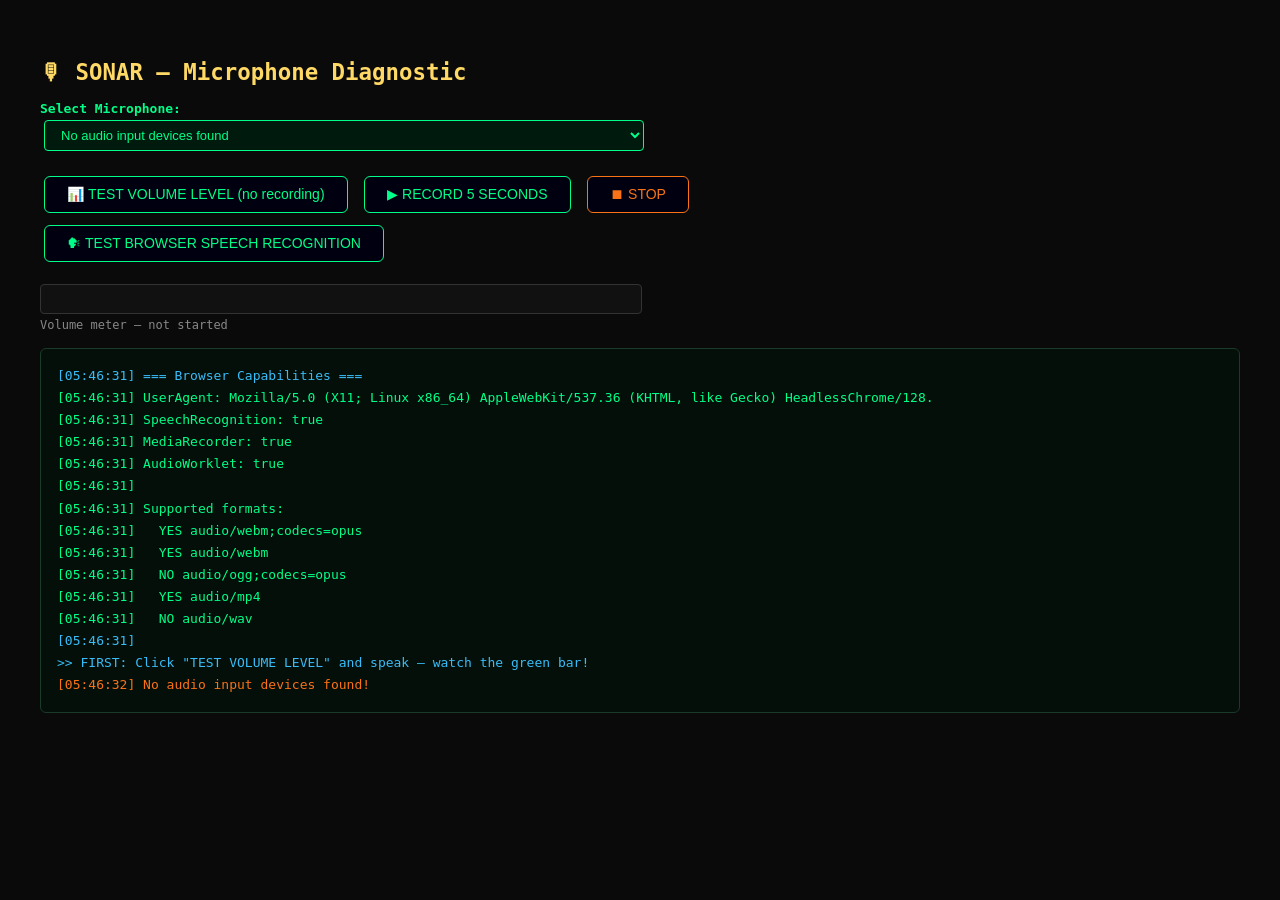
<file: frontend/mic-test.html>
<!DOCTYPE html>
<html lang="en">
<head>
<meta charset="UTF-8">
<title>SONAR — Mic Diagnostic</title>
<style>
  body { font-family: monospace; background:#0a0a0a; color:#00ff88; padding:2rem; font-size:13px; }
  h2 { color:#ffd966; font-size:1.4rem; margin-bottom:1rem; }
  select { background:#001a0d; color:#00ff88; border:1px solid #00ff88; padding:6px 12px; font-size:13px; border-radius:4px; margin:4px; width:100%; max-width:600px; }
  button { padding:0.6rem 1.4rem; font-size:14px; cursor:pointer; margin:6px 4px; border:1px solid #00ff88; background:#001; color:#00ff88; border-radius:6px; }
  button:hover { background:#00ff88; color:#000; }
  button.danger { border-color:#f97316; color:#f97316; }
  button.danger:hover { background:#f97316; color:#000; }
  #meter { width:100%; max-width:600px; height:28px; background:#111; border:1px solid #333; border-radius:4px; overflow:hidden; margin:1rem 0 4px; }
  #meter-fill { height:100%; width:0%; background: linear-gradient(90deg,#00ff88,#ffd966,#f97316); transition:width 0.05s; border-radius:4px; }
  #meter-label { font-size:12px; color:#888; margin-bottom:1rem; }
  #log { white-space:pre-wrap; margin-top:1rem; border:1px solid #1a3a2a; padding:1rem; max-height:50vh; overflow-y:auto; line-height:1.7; background:#050f0a; border-radius:6px; }
  audio { display:block; margin-top:1rem; width:100%; max-width:600px; }
  .ok   { color:#00ff88; }
  .err  { color:#f97316; }
  .info { color:#38bdf8; }
</style>
</head>
<body>
<h2>🎙 SONAR — Microphone Diagnostic</h2>

<label><b>Select Microphone:</b></label><br>
<select id="device-select"><option value="">— loading… —</option></select>
<br><br>

<button id="btn-level">📊 TEST VOLUME LEVEL (no recording)</button>
<button id="btn-start">▶ RECORD 5 SECONDS</button>
<button id="btn-stop" class="danger">⏹ STOP</button>
<br>
<button id="btn-sr">🗣 TEST BROWSER SPEECH RECOGNITION</button>

<div id="meter"><div id="meter-fill"></div></div>
<div id="meter-label">Volume meter — not started</div>

<audio id="playback" controls style="display:none;"></audio>
<div id="log"></div>

<script>
const logEl   = document.getElementById('log');
const mFill   = document.getElementById('meter-fill');
const mLabel  = document.getElementById('meter-label');
const playback= document.getElementById('playback');
const devSel  = document.getElementById('device-select');

let levelAnimId=null, levelStream=null;
let recStream=null, mr=null, chunks=[];

function L(msg, cls='') {
  const ts = new Date().toLocaleTimeString('en-GB');
  const span = document.createElement('span');
  span.className = cls;
  span.textContent = `[${ts}] ${msg}\n`;
  logEl.appendChild(span);
  logEl.scrollTop = logEl.scrollHeight;
}

// Enumerate devices
async function loadDevices() {
  try {
    const s = await navigator.mediaDevices.getUserMedia({ audio: true });
    s.getTracks().forEach(t => t.stop());
  } catch(_) {}
  const devices = await navigator.mediaDevices.enumerateDevices();
  const mics = devices.filter(d => d.kind === 'audioinput');
  devSel.innerHTML = '';
  if (!mics.length) {
    devSel.innerHTML = '<option>No audio input devices found</option>';
    L('No audio input devices found!', 'err');
    return;
  }
  mics.forEach((d, i) => {
    const opt = document.createElement('option');
    opt.value = d.deviceId;
    opt.textContent = `${i+1}. ${d.label || '(unlabeled)'}`;
    devSel.appendChild(opt);
  });
  L(`Found ${mics.length} microphone(s):`,'info');
  mics.forEach((d,i) => L(`  [${i+1}] ${d.label || 'unknown'}`,'info'));
}
loadDevices();

// Volume level test
document.getElementById('btn-level').onclick = async () => {
  if (levelStream) {
    levelStream.getTracks().forEach(t=>t.stop()); levelStream=null;
    cancelAnimationFrame(levelAnimId);
    mFill.style.width='0%'; mLabel.textContent='Stopped.'; return;
  }
  const deviceId = devSel.value;
  const constraints = { audio: deviceId ? {deviceId:{exact:deviceId}} : true };
  L('Starting volume meter...','info');
  try {
    levelStream = await navigator.mediaDevices.getUserMedia(constraints);
    L('Stream: ' + levelStream.getAudioTracks().map(t=>t.label).join(', '),'ok');
  } catch(e) { L('getUserMedia failed: '+e.message,'err'); return; }

  const AC = window.AudioContext||window.webkitAudioContext;
  const ctx = new AC();
  const src = ctx.createMediaStreamSource(levelStream);
  const analyser = ctx.createAnalyser();
  analyser.fftSize=256;
  src.connect(analyser);
  const data=new Uint8Array(analyser.frequencyBinCount);

  let frames=0, maxLevel=0;
  function tick() {
    levelAnimId = requestAnimationFrame(tick);
    analyser.getByteFrequencyData(data);
    const avg = data.reduce((a,b)=>a+b,0)/data.length;
    const pct = Math.min(100,avg*3);
    mFill.style.width=pct+'%';
    maxLevel=Math.max(maxLevel,avg);
    frames++;
    if(frames%10===0) {
      if(avg<1 && frames>60) {
        mLabel.style.color='#f97316';
        mLabel.textContent=`Level: ${avg.toFixed(1)} — SILENT! Mic not picking up sound. Try another device.`;
      } else {
        mLabel.style.color= avg>5?'#00ff88':'#ffd966';
        mLabel.textContent=`Level: ${avg.toFixed(1)}/85  max:${maxLevel.toFixed(1)} — ${avg>5?'GOOD! Mic is working':'Speak louder or try another device'}`;
      }
    }
  }
  tick();
  L('Meter running — SPEAK and watch the bar move! Click button again to stop.','ok');
};

// 5-second recording test
document.getElementById('btn-start').onclick = async () => {
  chunks=[];
  const deviceId=devSel.value;
  const constraints={audio:deviceId?{deviceId:{exact:deviceId}}:true};
  L('\n--- 5-second recording test ---','info');
  try {
    recStream=await navigator.mediaDevices.getUserMedia(constraints);
    L('Stream: '+recStream.getAudioTracks().map(t=>t.label).join(', '),'ok');
  } catch(e){ L('Error: '+e.message,'err'); return; }

  const types=['audio/webm;codecs=opus','audio/webm','audio/ogg;codecs=opus','audio/mp4','audio/wav'];
  const mime=types.find(t=>MediaRecorder.isTypeSupported(t))||'';
  L('MIME: '+(mime||'default'));

  try { mr=mime?new MediaRecorder(recStream,{mimeType:mime}):new MediaRecorder(recStream); }
  catch(e){ L('MediaRecorder error: '+e.message,'err'); return; }

  mr.ondataavailable=e=>{
    L(`  chunk: ${e.data.size} bytes`);
    if(e.data.size>0) chunks.push(e.data);
  };
  mr.onstop=()=>{
    const blob=new Blob(chunks,{type:mime||'audio/webm'});
    L(`\nTotal: ${chunks.length} chunks, ${blob.size} bytes`,blob.size>5000?'ok':'err');
    if(blob.size>5000){
      L('Recording healthy! Playing back...','ok');
      playback.src=URL.createObjectURL(blob);
      playback.style.display='block';
    } else {
      L('PROBLEM: Blob too small. Mic is not capturing audio!','err');
      L('  -> Try a DIFFERENT device from the dropdown above.','info');
    }
    recStream.getTracks().forEach(t=>t.stop());
  };

  mr.start(500);
  L('Recording... (auto-stop in 5 sec)','info');
  setTimeout(()=>{ if(mr?.state!=='inactive'){ mr.requestData(); mr.stop(); } },5000);
};

document.getElementById('btn-stop').onclick=()=>{
  if(mr?.state!=='inactive'){ mr.requestData(); mr.stop(); }
};

// Browser SpeechRecognition test
document.getElementById('btn-sr').onclick=()=>{
  const SR=window.SpeechRecognition||window.webkitSpeechRecognition;
  if(!SR){ L('SpeechRecognition not available in this browser','err'); return; }
  L('\n--- SpeechRecognition test ---','info');
  const sr=new SR();
  sr.lang='en-IN'; sr.continuous=false; sr.interimResults=true;
  sr.onstart=()=>L('Started — speak now!','ok');
  sr.onspeechstart=()=>L('Speech detected!','ok');
  sr.onresult=e=>{
    for(let i=e.resultIndex;i<e.results.length;i++)
      L(`"${e.results[i][0].transcript}" (final:${e.results[i].isFinal})`,'ok');
  };
  sr.onerror=e=>L('SpeechRecognition error: '+e.error,'err');
  sr.onend=()=>L('SpeechRecognition ended.','info');
  try{ sr.start(); } catch(e){ L('sr.start() failed: '+e.message,'err'); }
};

// Initial capability report
L('=== Browser Capabilities ===','info');
L('UserAgent: '+navigator.userAgent.substring(0,90));
L('SpeechRecognition: '+!!(window.SpeechRecognition||window.webkitSpeechRecognition));
L('MediaRecorder: '+!!window.MediaRecorder);
L('AudioWorklet: '+!!(window.AudioWorkletNode));
L('');
L('Supported formats:');
['audio/webm;codecs=opus','audio/webm','audio/ogg;codecs=opus','audio/mp4','audio/wav']
  .forEach(t=>L('  '+(MediaRecorder.isTypeSupported(t)?'YES':'NO')+' '+t));
L('\n>> FIRST: Click "TEST VOLUME LEVEL" and speak — watch the green bar!','info');
</script>
</body>
</html>
</file>
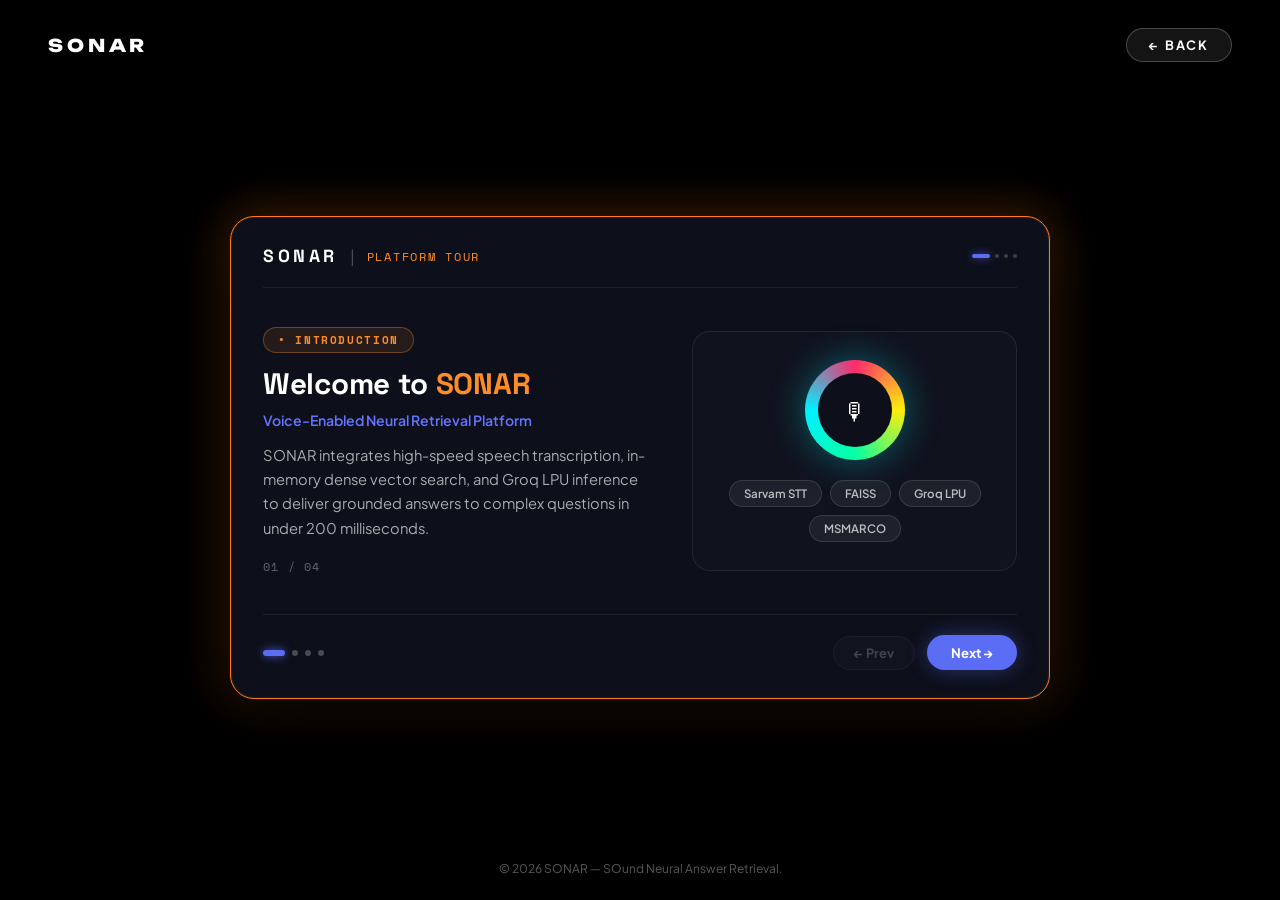
<file: frontend/tutorial.html>
<!DOCTYPE html>
<html lang="en">
<head>
  <meta charset="UTF-8" />
  <meta name="viewport" content="width=device-width, initial-scale=1.0" />
  <title>TUTORIAL // SONAR</title>
  <meta name="theme-color" content="#000000" />
  <link rel="preconnect" href="https://fonts.googleapis.com" />
  <link rel="preconnect" href="https://fonts.gstatic.com" crossorigin />
  <link href="https://fonts.googleapis.com/css2?family=Plus+Jakarta+Sans:wght@400;500;600;700;800&family=Space+Grotesk:wght@500;700;900&family=Space+Mono:wght@400;700&family=Unbounded:wght@400;600;700;800;900&display=swap" rel="stylesheet" />
  <style>
    *, *::before, *::after { box-sizing: border-box; margin: 0; padding: 0; }

    html, body {
      height: 100%; width: 100%;
      overflow: hidden;
      background: #000000;
      color: #ffffff;
      font-family: 'Plus Jakarta Sans', sans-serif;
      -webkit-font-smoothing: antialiased;
    }

    /* Ambient Glow */
    .prism-background {
      position: fixed;
      inset: 0;
      pointer-events: none;
      z-index: 1;
      overflow: hidden;
    }

    .prism-cone {
      position: absolute;
      top: 15%;
      left: 50%;
      transform: translateX(-50%);
      width: 75vw;
      max-width: 1050px;
      height: 70vh;
      background: conic-gradient(
        from 180deg at 50% 100%,
        rgba(0, 240, 255, 0) 0deg,
        rgba(255, 120, 30, 0.08) 35deg,
        rgba(0, 240, 255, 0.06) 65deg,
        rgba(5, 255, 161, 0) 100deg
      );
      filter: blur(55px);
      opacity: 0.85;
    }

    .page-container {
      position: relative;
      z-index: 10;
      height: 100%;
      display: flex;
      flex-direction: column;
      justify-content: space-between;
      padding: 28px 48px 24px;
    }

    .navbar {
      display: flex;
      align-items: center;
      justify-content: space-between;
      width: 100%;
      max-width: 1300px;
      margin: 0 auto;
    }

    .brand-logo {
      font-family: 'Unbounded', sans-serif;
      font-weight: 800;
      font-size: 1.1rem;
      letter-spacing: 0.22em;
      color: #ffffff;
      text-decoration: none;
      text-transform: uppercase;
    }

    .back-btn {
      font-family: 'Plus Jakarta Sans', sans-serif;
      font-size: 0.8rem;
      font-weight: 700;
      letter-spacing: 0.14em;
      color: #ffffff;
      background: rgba(255, 255, 255, 0.08);
      border: 1px solid rgba(255, 255, 255, 0.22);
      border-radius: 999px;
      padding: 8px 22px;
      text-decoration: none;
      text-transform: uppercase;
      transition: all 0.25s;
      backdrop-filter: blur(12px);
      display: inline-flex;
      align-items: center;
      gap: 6px;
    }
    .back-btn:hover {
      background: #ffffff;
      color: #000000;
      border-color: #ffffff;
      box-shadow: 0 0 20px rgba(255, 255, 255, 0.35);
      transform: translateY(-1px);
    }

    /* Center Tour Stage */
    .center-stage {
      display: flex;
      flex-direction: column;
      align-items: center;
      justify-content: center;
      margin: auto 0;
      width: 100%;
    }

    /* Orange glowing card */
    .tour-card {
      width: 100%;
      max-width: 820px;
      min-height: 480px;
      background: #0d0f1a;
      border: 1.5px solid #ff7a18;
      border-radius: 24px;
      padding: 28px 32px;
      box-shadow:
        0 25px 70px rgba(0, 0, 0, 0.95),
        0 0 50px rgba(255, 122, 24, 0.35),
        inset 0 0 2px rgba(255, 180, 80, 0.3);
      display: flex;
      flex-direction: column;
      justify-content: space-between;
      position: relative;
    }

    .tour-top-header {
      display: flex;
      align-items: center;
      justify-content: space-between;
      padding-bottom: 20px;
      border-bottom: 1px solid rgba(255, 255, 255, 0.07);
    }

    .tour-brand-group {
      display: flex;
      align-items: center;
      gap: 12px;
    }
    .tour-logo {
      font-family: 'Space Grotesk', sans-serif;
      font-weight: 900;
      font-size: 1.1rem;
      letter-spacing: 0.2em;
      color: #ffffff;
    }
    .tour-pipe { color: rgba(255, 255, 255, 0.25); }
    .tour-category {
      font-family: 'Space Mono', monospace;
      font-size: 0.72rem;
      letter-spacing: 0.15em;
      color: #ff8c28;
      text-transform: uppercase;
    }

    .top-progress-dots {
      display: flex;
      align-items: center;
      gap: 5px;
    }
    .top-mini-dot {
      width: 4px; height: 4px;
      border-radius: 50%;
      background: rgba(255, 255, 255, 0.2);
      transition: all 0.35s cubic-bezier(0.16, 1, 0.3, 1);
    }
    .top-mini-dot.active {
      width: 18px;
      border-radius: 999px;
      background: #5b6df5;
      box-shadow: 0 0 8px rgba(91, 109, 245, 0.7);
    }

    /* ── Smooth 2-Column Viewport ── */
    .tour-viewport {
      position: relative;
      margin: 18px 0;
      min-height: 290px;
      overflow: hidden;
    }

    .tour-body-grid {
      display: grid;
      grid-template-columns: 1.15fr 0.95fr;
      gap: 36px;
      align-items: center;
      position: absolute;
      inset: 0;
      width: 100%;
      height: 100%;
      opacity: 0;
      transform: translateX(45px) scale(0.98);
      pointer-events: none;
      transition: opacity 0.42s cubic-bezier(0.16, 1, 0.3, 1),
                  transform 0.42s cubic-bezier(0.16, 1, 0.3, 1);
    }
    .tour-body-grid.active {
      position: relative;
      opacity: 1;
      transform: translateX(0) scale(1);
      pointer-events: auto;
    }
    .tour-body-grid.passed {
      opacity: 0;
      transform: translateX(-45px) scale(0.98);
    }

    .tour-left-col {
      display: flex;
      flex-direction: column;
      gap: 14px;
    }

    .tour-tag-pill {
      font-family: 'Space Mono', monospace;
      font-size: 0.68rem;
      font-weight: 700;
      letter-spacing: 0.15em;
      color: #ff8c28;
      background: rgba(255, 140, 40, 0.1);
      border: 1px solid rgba(255, 140, 40, 0.35);
      border-radius: 999px;
      padding: 4px 14px;
      display: inline-flex;
      align-items: center;
      gap: 6px;
      width: fit-content;
      text-transform: uppercase;
    }

    .tour-heading {
      font-family: 'Space Grotesk', sans-serif;
      font-weight: 800;
      font-size: 1.85rem;
      color: #ffffff;
      line-height: 1.2;
      letter-spacing: -0.01em;
    }
    .text-orange { color: #ff8c28; }

    .tour-subheading {
      font-size: 0.88rem;
      font-weight: 600;
      color: #6375ff;
      margin-top: -6px;
    }
    .tour-subheading.green { color: #05ffa1; }
    .tour-subheading.cyan  { color: #00f0ff; }

    .tour-desc {
      font-size: 0.92rem;
      line-height: 1.65;
      color: rgba(255, 255, 255, 0.65);
    }
    .tour-desc code {
      font-family: 'Space Mono', monospace;
      font-size: 0.82rem;
      color: #ff8c28;
      background: rgba(255, 140, 40, 0.1);
      padding: 2px 6px;
      border-radius: 4px;
    }

    .tour-step-counter {
      font-family: 'Space Mono', monospace;
      font-size: 0.75rem;
      color: rgba(255, 255, 255, 0.35);
      letter-spacing: 0.1em;
      margin-top: 4px;
    }

    /* Right Visual Box */
    .tour-right-col {
      background: rgba(18, 20, 32, 0.85);
      border: 1px solid rgba(255, 255, 255, 0.08);
      border-radius: 18px;
      padding: 28px 24px;
      display: flex;
      flex-direction: column;
      align-items: center;
      justify-content: center;
      min-height: 240px;
      position: relative;
    }

    .iris-ring-visual {
      width: 100px;
      height: 100px;
      border-radius: 50%;
      background: conic-gradient(
        #ff2a6d 0deg,
        #fcee0a 90deg,
        #05ffa1 180deg,
        #00f0ff 270deg,
        #ff2a6d 360deg
      );
      display: flex;
      align-items: center;
      justify-content: center;
      position: relative;
      margin-bottom: 20px;
      box-shadow: 0 0 35px rgba(0, 240, 255, 0.35);
      animation: rotateIris 18s linear infinite;
    }
    @keyframes rotateIris { to { transform: rotate(360deg); } }

    .iris-inner {
      width: 74px;
      height: 74px;
      border-radius: 50%;
      background: #0d0f1a;
      display: flex;
      align-items: center;
      justify-content: center;
      font-size: 1.5rem;
      color: #ffffff;
      animation: counterRotate 18s linear infinite;
    }
    @keyframes counterRotate { to { transform: rotate(-360deg); } }

    .tag-chips-row {
      display: flex;
      gap: 8px;
      flex-wrap: wrap;
      justify-content: center;
    }
    .chip-item {
      font-size: 0.72rem;
      font-weight: 600;
      color: rgba(255, 255, 255, 0.7);
      background: rgba(255, 255, 255, 0.06);
      border: 1px solid rgba(255, 255, 255, 0.12);
      border-radius: 999px;
      padding: 5px 14px;
    }

    .gauge-visual {
      width: 110px;
      height: 110px;
      border-radius: 50%;
      border: 6px solid #1a2030;
      border-top-color: #05ffa1;
      border-right-color: #05ffa1;
      display: flex;
      flex-direction: column;
      align-items: center;
      justify-content: center;
      box-shadow: 0 0 30px rgba(5, 255, 161, 0.35);
      margin-bottom: 16px;
    }
    .gauge-val {
      font-family: 'Space Grotesk', sans-serif;
      font-size: 1.8rem;
      font-weight: 800;
      color: #ffffff;
    }
    .gauge-label {
      font-size: 0.65rem;
      color: #05ffa1;
      letter-spacing: 0.05em;
    }

    .legend-row {
      display: flex;
      gap: 14px;
      font-size: 0.7rem;
      color: rgba(255, 255, 255, 0.6);
    }
    .legend-item {
      display: flex;
      align-items: center;
      gap: 5px;
    }
    .dot-green  { width: 6px; height: 6px; border-radius: 50%; background: #05ffa1; }
    .dot-orange { width: 6px; height: 6px; border-radius: 50%; background: #ff8c28; }

    .bar-list-visual {
      width: 100%;
      display: flex;
      flex-direction: column;
      gap: 12px;
    }
    .metric-bar-row {
      display: grid;
      grid-template-columns: 85px 1fr 38px;
      align-items: center;
      gap: 12px;
      font-size: 0.75rem;
    }
    .metric-name {
      color: rgba(255, 255, 255, 0.7);
      white-space: nowrap;
    }
    .metric-track {
      height: 6px;
      background: rgba(255, 255, 255, 0.08);
      border-radius: 999px;
      overflow: hidden;
    }
    .metric-fill {
      height: 100%;
      border-radius: 999px;
      transition: width 0.6s cubic-bezier(0.16, 1, 0.3, 1);
    }
    .metric-pct {
      font-family: 'Space Mono', monospace;
      font-size: 0.75rem;
      color: rgba(255, 255, 255, 0.85);
      text-align: right;
    }

    /* Bottom Tour Navigation Footer */
    .tour-bottom-bar {
      display: flex;
      align-items: center;
      justify-content: space-between;
      padding-top: 20px;
      border-top: 1px solid rgba(255, 255, 255, 0.07);
    }

    .bottom-dots {
      display: flex;
      align-items: center;
      gap: 7px;
    }
    .b-dot {
      width: 6px; height: 6px;
      border-radius: 50%;
      background: rgba(255, 255, 255, 0.25);
      border: none;
      cursor: pointer;
      padding: 0;
      transition: all 0.35s cubic-bezier(0.16, 1, 0.3, 1);
    }
    .b-dot.active {
      width: 22px;
      border-radius: 999px;
      background: #5b6df5;
      box-shadow: 0 0 10px rgba(91, 109, 245, 0.8);
    }

    .tour-btn-group {
      display: flex;
      align-items: center;
      gap: 12px;
    }

    .tour-btn-prev {
      font-family: 'Plus Jakarta Sans', sans-serif;
      font-size: 0.8rem;
      font-weight: 700;
      color: rgba(255, 255, 255, 0.7);
      background: rgba(255, 255, 255, 0.06);
      border: 1px solid rgba(255, 255, 255, 0.14);
      border-radius: 999px;
      padding: 8px 20px;
      cursor: pointer;
      transition: all 0.25s cubic-bezier(0.16, 1, 0.3, 1);
    }
    .tour-btn-prev:hover:not(:disabled) {
      background: rgba(255, 255, 255, 0.15);
      color: #ffffff;
      transform: translateY(-1px);
    }
    .tour-btn-prev:disabled {
      opacity: 0.3;
      cursor: not-allowed;
    }

    .tour-btn-next {
      font-family: 'Plus Jakarta Sans', sans-serif;
      font-size: 0.82rem;
      font-weight: 700;
      color: #ffffff;
      background: #5b6df5;
      border: none;
      border-radius: 999px;
      padding: 9px 24px;
      cursor: pointer;
      transition: all 0.25s cubic-bezier(0.16, 1, 0.3, 1);
      box-shadow: 0 0 20px rgba(91, 109, 245, 0.4);
    }
    .tour-btn-next:hover {
      background: #6f7eff;
      box-shadow: 0 0 25px rgba(91, 109, 245, 0.7);
      transform: translateY(-1px);
    }

    .tour-btn-launch {
      font-family: 'Plus Jakarta Sans', sans-serif;
      font-size: 0.82rem;
      font-weight: 700;
      color: #000000;
      background: #00f0ff;
      border: none;
      border-radius: 999px;
      padding: 9px 24px;
      text-decoration: none;
      text-transform: uppercase;
      box-shadow: 0 0 25px rgba(0, 240, 255, 0.5);
      transition: all 0.25s cubic-bezier(0.16, 1, 0.3, 1);
      display: none;
    }
    .tour-btn-launch:hover {
      background: #33f5ff;
      box-shadow: 0 0 35px rgba(0, 240, 255, 0.8);
      transform: translateY(-1px);
    }

    .footer {
      width: 100%;
      text-align: center;
      padding-top: 8px;
    }

    .footer-text {
      font-size: 0.75rem;
      color: rgba(255, 255, 255, 0.35);
    }
  </style>
</head>
<body>

  <div class="prism-background" aria-hidden="true">
    <div class="prism-cone"></div>
  </div>

  <div class="page-container">

    <header class="navbar">
      <a href="landing.html" class="brand-logo">SONAR</a>
      <a href="landing.html" class="back-btn">&larr; BACK</a>
    </header>

    <main class="center-stage">
      <div class="tour-card">

        <!-- Top Header -->
        <div class="tour-top-header">
          <div class="tour-brand-group">
            <span class="tour-logo">SONAR</span>
            <span class="tour-pipe">|</span>
            <span class="tour-category">PLATFORM TOUR</span>
          </div>

          <div class="top-progress-dots" id="top-dots">
            <span class="top-mini-dot active"></span>
            <span class="top-mini-dot"></span>
            <span class="top-mini-dot"></span>
            <span class="top-mini-dot"></span>
          </div>
        </div>

        <!-- Tour Viewport Track -->
        <div class="tour-viewport" id="tour-step-container">

          <!-- Slide 0: Introduction -->
          <div class="tour-body-grid active" data-step="0">
            <div class="tour-left-col">
              <span class="tour-tag-pill">&bull; INTRODUCTION</span>
              <h2 class="tour-heading">Welcome to <span class="text-orange">SONAR</span></h2>
              <div class="tour-subheading">Voice-Enabled Neural Retrieval Platform</div>
              <p class="tour-desc">
                SONAR integrates high-speed speech transcription, in-memory dense vector search, and Groq LPU inference to deliver grounded answers to complex questions in under 200 milliseconds.
              </p>
              <div class="tour-step-counter">01 / 04</div>
            </div>
            <div class="tour-right-col">
              <div class="iris-ring-visual">
                <div class="iris-inner">🎙</div>
              </div>
              <div class="tag-chips-row">
                <span class="chip-item">Sarvam STT</span>
                <span class="chip-item">FAISS</span>
                <span class="chip-item">Groq LPU</span>
                <span class="chip-item">MSMARCO</span>
              </div>
            </div>
          </div>

          <!-- Slide 1: Speech to Text -->
          <div class="tour-body-grid" data-step="1">
            <div class="tour-left-col">
              <span class="tour-tag-pill">&bull; VOICE INGESTION</span>
              <h2 class="tour-heading">Multilingual <span class="text-orange">Speech Engine</span></h2>
              <div class="tour-subheading green">Indian-accent optimized transcription</div>
              <p class="tour-desc">
                Browser WebM/Opus audio streams directly to Sarvam AI <code>saarika:v2.5</code>. Transcription completes in ~60ms with automatic language detection across Indian accents and regional dialects.
              </p>
              <div class="tour-step-counter">02 / 04</div>
            </div>
            <div class="tour-right-col">
              <div class="gauge-visual">
                <span class="gauge-val">60ms</span>
                <span class="gauge-label">STT SPEED</span>
              </div>
              <div class="legend-row">
                <span class="legend-item"><span class="dot-green"></span> Optimal</span>
                <span class="legend-item"><span class="dot-orange"></span> Target &lt;80ms</span>
              </div>
            </div>
          </div>

          <!-- Slide 2: FAISS Dense Retrieval -->
          <div class="tour-body-grid" data-step="2">
            <div class="tour-left-col">
              <span class="tour-tag-pill">&bull; VECTOR SEARCH</span>
              <h2 class="tour-heading">In-Memory <span class="text-orange">FAISS Index</span></h2>
              <div class="tour-subheading cyan">MiniLM-L12 Multilingual &bull; Hybrid BM25 Fusion</div>
              <p class="tour-desc">
                FastEmbed generates 384-D dense vectors in ~15ms. FAISS <code>IndexFlatIP</code> and BM25 search 7,650+ multilingual MSMARCO-XI chunks in RAM in &lt; 1ms, ranking candidates with Reciprocal Rank Fusion.
              </p>
              <div class="tour-step-counter">03 / 04</div>
            </div>
            <div class="tour-right-col">
              <div class="bar-list-visual">
                <div class="metric-bar-row">
                  <span class="metric-name">Doc #48102</span>
                  <div class="metric-track"><div class="metric-fill" style="width: 92%; background: #05ffa1;"></div></div>
                  <span class="metric-pct">92%</span>
                </div>
                <div class="metric-bar-row">
                  <span class="metric-name">Doc #19382</span>
                  <div class="metric-track"><div class="metric-fill" style="width: 86%; background: #00f0ff;"></div></div>
                  <span class="metric-pct">86%</span>
                </div>
                <div class="metric-bar-row">
                  <span class="metric-name">Doc #88391</span>
                  <div class="metric-track"><div class="metric-fill" style="width: 79%; background: #5b6df5;"></div></div>
                  <span class="metric-pct">79%</span>
                </div>
                <div class="metric-bar-row">
                  <span class="metric-name">Doc #30291</span>
                  <div class="metric-track"><div class="metric-fill" style="width: 68%; background: #ff8c28;"></div></div>
                  <span class="metric-pct">68%</span>
                </div>
              </div>
            </div>
          </div>

          <!-- Slide 3: Grounded Answers & Citations -->
          <div class="tour-body-grid" data-step="3">
            <div class="tour-left-col">
              <span class="tour-tag-pill">&bull; HARDWARE LLM</span>
              <h2 class="tour-heading">Grounded <span class="text-orange">Citations</span></h2>
              <div class="tour-subheading green">Groq LPU Generation &bull; Target &lt;200ms</div>
              <p class="tour-desc">
                Groq LPU runs <code>llama-3.1-8b-instant</code> with strict citation guardrails in ~75ms. Output answers are strictly verified against retrieved chunks before display.
              </p>
              <div class="tour-step-counter">04 / 04</div>
            </div>
            <div class="tour-right-col">
              <div style="display: flex; flex-direction: column; gap: 10px; width: 100%;">
                <div style="background: rgba(5,255,161,0.12); border: 1px solid rgba(5,255,161,0.3); border-radius: 10px; padding: 12px 14px; font-size: 0.78rem; color: #05ffa1; font-weight: 700; display: flex; align-items: center; gap: 8px;">
                  <span>&check;</span> Citation Grounding Verified
                </div>
                <div style="background: rgba(255,255,255,0.05); border: 1px solid rgba(255,255,255,0.1); border-radius: 10px; padding: 12px 14px; font-size: 0.75rem; color: rgba(255,255,255,0.7); display: flex; justify-content: space-between;">
                  <span>Total Latency:</span>
                  <strong style="color: #ffffff;">149 ms (&lt; 200ms target)</strong>
                </div>
              </div>
            </div>
          </div>

        </div>

        <!-- Bottom Navigation Footer -->
        <div class="tour-bottom-bar">
          <div class="bottom-dots" id="bottom-dots">
            <button class="b-dot active" data-index="0" aria-label="Step 1"></button>
            <button class="b-dot" data-index="1" aria-label="Step 2"></button>
            <button class="b-dot" data-index="2" aria-label="Step 3"></button>
            <button class="b-dot" data-index="3" aria-label="Step 4"></button>
          </div>

          <div class="tour-btn-group">
            <button id="btn-tour-prev" class="tour-btn-prev" type="button" disabled>&larr; Prev</button>
            <button id="btn-tour-next" class="tour-btn-next" type="button">Next &rarr;</button>
            <a href="index.html" id="btn-tour-launch" class="tour-btn-launch">Launch App &rarr;</a>
          </div>
        </div>

      </div>
    </main>

    <footer class="footer">
      <p class="footer-text">&copy; 2026 SONAR &mdash; SOund Neural Answer Retrieval.</p>
    </footer>

  </div>

  <script>
    const prevBtn     = document.getElementById('btn-tour-prev');
    const nextBtn     = document.getElementById('btn-tour-next');
    const launchBtn   = document.getElementById('btn-tour-launch');
    const slides      = document.querySelectorAll('.tour-body-grid');
    const topDots     = document.querySelectorAll('.top-mini-dot');
    const bottomDots  = document.querySelectorAll('.b-dot');

    let currentStep = 0;
    const totalSteps = slides.length;

    function goToStep(idx) {
      if (idx < 0 || idx >= totalSteps) return;

      slides.forEach((slide, i) => {
        slide.classList.remove('active', 'passed');
        if (i < idx) {
          slide.classList.add('passed');
        } else if (i === idx) {
          slide.classList.add('active');
        }
      });

      topDots.forEach((dot, i) => {
        dot.classList.toggle('active', i === idx);
      });

      bottomDots.forEach((dot, i) => {
        dot.classList.toggle('active', i === idx);
      });

      currentStep = idx;
      prevBtn.disabled = idx === 0;

      if (idx === totalSteps - 1) {
        nextBtn.style.display = 'none';
        launchBtn.style.display = 'inline-flex';
      } else {
        nextBtn.style.display = 'inline-flex';
        launchBtn.style.display = 'none';
      }
    }

    document.addEventListener('keydown', (e) => {
      if (e.key === 'ArrowRight') goToStep(currentStep + 1);
      if (e.key === 'ArrowLeft')  goToStep(currentStep - 1);
    });

    nextBtn.addEventListener('click', () => goToStep(currentStep + 1));
    prevBtn.addEventListener('click', () => goToStep(currentStep - 1));

    bottomDots.forEach((dot) => {
      dot.addEventListener('click', () => {
        const i = parseInt(dot.getAttribute('data-index'), 10);
        goToStep(i);
      });
    });
  </script>

</body>
</html>
</file>
